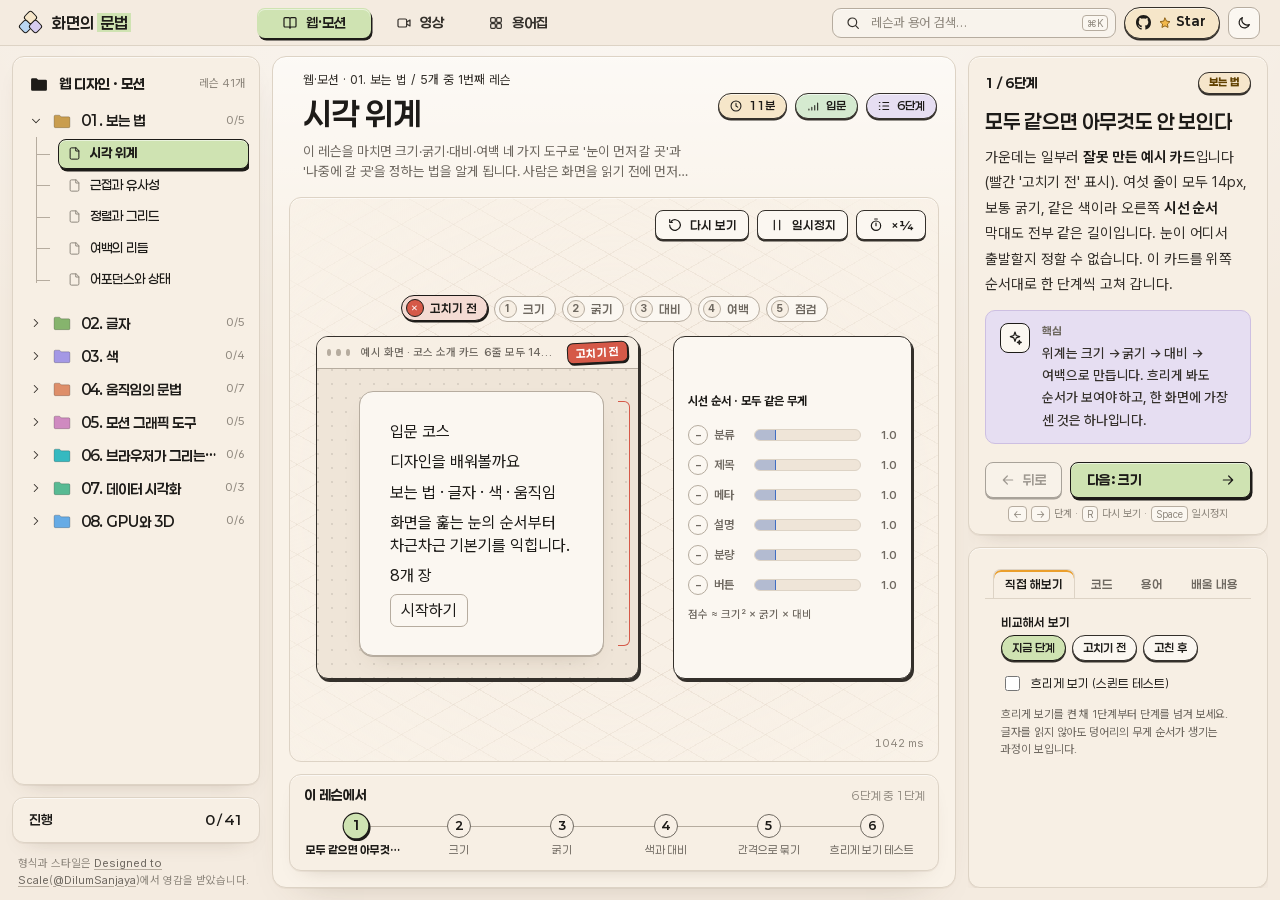
<file: index.html>
<!doctype html>
<html lang="ko">
<head>
<meta charset="utf-8">
<meta name="viewport" content="width=device-width, initial-scale=1, viewport-fit=cover">
<title>화면의 문법</title>
<meta name="description" content="웹 디자인과 모션의 핵심 원리를 움직이는 다이어그램으로 한 단계씩 배우는 인터랙티브 강의">
<link rel="icon" type="image/svg+xml" href="favicon.svg">
<link rel="preload" href="fonts/Paperlogy-4Regular.woff2" as="font" type="font/woff2" crossorigin>
<link rel="preload" href="fonts/PretendardVariable.woff2" as="font" type="font/woff2" crossorigin>
<script>try{if(JSON.parse(localStorage.getItem("hwamyeon-theme"))==="dark")document.documentElement.dataset.theme="dark"}catch(e){}</script>
<link rel="stylesheet" href="style.css?v=202611252350">
<link rel="stylesheet" href="lessons-look-type.css?v=202611252350">
<link rel="stylesheet" href="lessons-color-motion.css?v=202611252350">
<link rel="stylesheet" href="lessons-mograph.css?v=202611252350">
<link rel="stylesheet" href="lessons-camera2.css?v=202611252350">
<link rel="stylesheet" href="lessons-web.css?v=202611252350">
<link rel="stylesheet" href="lessons-data.css?v=202611252350">
<link rel="stylesheet" href="lessons-gpu.css?v=202611252350">
<link rel="stylesheet" href="lessons-video.css?v=202611252350">

</head>
<body>
<div class="window">
  <header class="topnav">
    <button class="icon-btn only-narrow" id="courseBtn" aria-controls="side" aria-label="코스 열기">
      <svg viewBox="0 0 24 24"><path d="M4 6h16M4 12h16M4 18h16"/></svg>
    </button>
    <a class="logo" href="#">
      <span class="logo__mark" aria-hidden="true"><i></i><i></i><i></i></span>
      <span class="logo__text">화면의 <mark>문법</mark></span>
    </a>
    <nav class="nav" aria-label="보기">
      <a class="nav__item" id="navWeb" href="#web" title="웹 디자인 · 모션" aria-label="웹 디자인 · 모션"><svg viewBox="0 0 24 24"><path d="M3 5.5A1.5 1.5 0 0 1 4.5 4H10a2 2 0 0 1 2 2v14a2 2 0 0 0-2-2H4.5A1.5 1.5 0 0 1 3 16.5zM21 5.5A1.5 1.5 0 0 0 19.5 4H14a2 2 0 0 0-2 2v14a2 2 0 0 1 2-2h5.5a1.5 1.5 0 0 0 1.5-1.5z"/></svg><span class="nav__label">웹·모션</span></a>
      <a class="nav__item" id="navVideo" href="#video" title="영상 촬영 · 편집" aria-label="영상 촬영 · 편집"><svg viewBox="0 0 24 24"><rect x="3" y="6" width="13" height="12" rx="2"/><path d="m16 10.5 5-3v9l-5-3"/></svg><span class="nav__label">영상</span></a>
      <a class="nav__item" id="navGloss" href="#glossary" title="용어집" aria-label="용어집">
        <svg viewBox="0 0 24 24"><rect x="4" y="4" width="7" height="7" rx="1.5"/><rect x="13" y="4" width="7" height="7" rx="1.5"/><rect x="4" y="13" width="7" height="7" rx="1.5"/><rect x="13" y="13" width="7" height="7" rx="1.5"/></svg><span class="nav__label">용어집</span></a>
    </nav>
    <div class="topnav__end">
      <label class="search">
        <svg viewBox="0 0 24 24"><circle cx="11" cy="11" r="6.5"/><path d="m16 16 4 4"/></svg>
        <input id="search" type="search" placeholder="레슨과 용어 검색…" autocomplete="off">
        <kbd>⌘K</kbd>
      </label>
      <a class="gh-star" id="ghStar" href="https://github.com/yeongbin-jo/screen-grammar" target="_blank" rel="noopener" aria-label="GitHub에서 스타 주기"><svg viewBox="0 0 16 16"><path d="M8 0C3.58 0 0 3.58 0 8c0 3.54 2.29 6.53 5.47 7.59.4.07.55-.17.55-.38 0-.19-.01-.82-.01-1.49-2.01.37-2.53-.49-2.69-.94-.09-.23-.48-.94-.82-1.13-.28-.15-.68-.52-.01-.53.63-.01 1.08.58 1.23.82.72 1.21 1.87.87 2.33.66.07-.52.28-.87.51-1.07-1.78-.2-3.64-.89-3.64-3.95 0-.87.31-1.59.82-2.15-.08-.2-.36-1.02.08-2.12 0 0 .67-.21 2.2.82.64-.18 1.32-.27 2-.27.68 0 1.36.09 2 .27 1.53-1.04 2.2-.82 2.2-.82.44 1.1.16 1.92.08 2.12.51.56.82 1.27.82 2.15 0 3.07-1.87 3.75-3.65 3.95.29.25.54.73.54 1.48 0 1.07-.01 1.93-.01 2.2 0 .21.15.46.55.38A8.013 8.013 0 0 0 16 8c0-4.42-3.58-8-8-8z"/></svg><span class="gh-star__label"><svg class="gh-star__star" viewBox="0 0 24 24"><path d="m12 3.5 2.6 5.3 5.9.9-4.3 4.1 1 5.8-5.2-2.7-5.2 2.7 1-5.8-4.3-4.1 5.9-.9z"/></svg>Star</span><b class="gh-star__count num" id="ghCount" hidden></b></a>
      <button class="icon-btn" id="themeBtn" aria-label="다크 모드 전환">
        <svg class="ti ti-moon" viewBox="0 0 24 24"><path d="M20 14.5A8 8 0 0 1 9.5 4a8 8 0 1 0 10.5 10.5z"/></svg>
        <svg class="ti ti-sun" viewBox="0 0 24 24"><circle cx="12" cy="12" r="4"/><path d="M12 2.5v2M12 19.5v2M2.5 12h2M19.5 12h2M5.3 5.3l1.4 1.4M17.3 17.3l1.4 1.4M5.3 18.7l1.4-1.4M17.3 6.7l1.4-1.4"/></svg>
      </button>
    </div>
  </header>

  <div class="layout">
    <aside class="side" id="side">
      <section class="card course">
        <div class="course__head">
          <svg class="folder folder--ink" viewBox="0 0 24 24"><path d="M2.5 6.5A1.5 1.5 0 0 1 4 5h5l2 2h9a1.5 1.5 0 0 1 1.5 1.5v10A1.5 1.5 0 0 1 20 20H4a1.5 1.5 0 0 1-1.5-1.5z"/></svg>
          <b id="trackName">코스</b><span class="muted" id="lessonCount"></span>
        </div>
        <nav id="tree" aria-label="코스 목차"></nav>
      </section>
      <p class="credit">형식과 스타일은 <a href="https://designed-to-scale.vercel.app/" target="_blank" rel="noopener">Designed to Scale</a>(<a href="https://x.com/DilumSanjaya" target="_blank" rel="noopener">@DilumSanjaya</a>)에서 영감을 받았습니다.</p>
      <section class="card progress">
        <span>진행</span><span id="progressText" class="num"></span><i class="progress__bar" id="progressBar"></i>
      </section>
    </aside>
    <div class="scrim" id="scrim" hidden></div>

    <main class="sheet" id="sheet">
      <div id="lessonView">
        <header class="lesson-head">
          <div class="lesson-head__main">
            <p class="crumb" id="crumb"></p>
            <h1 class="title" id="title"></h1>
            <p class="subtitle" id="lede"></p>
          </div>
          <div class="tags" id="tags"></div>
        </header>

        <section class="stage-card">
          <div class="stage-tools">
            <button class="tool" id="replayBtn"><svg viewBox="0 0 24 24"><path d="M4 12a8 8 0 1 0 2.4-5.7M4 4v4h4"/></svg>다시 보기</button>
            <button class="tool" id="playBtn"><svg viewBox="0 0 24 24" id="playIcon"><path d="M8 5v14M16 5v14"/></svg><span id="playLabel">일시정지</span></button>
            <button class="tool" id="slowBtn" aria-pressed="false"><svg viewBox="0 0 24 24"><circle cx="12" cy="13" r="7"/><path d="M12 13V9M10 3h4"/></svg>×¼</button>
          </div>
          <div class="stage" id="stage"></div>
          <div class="stage-foot"><span id="tTime" class="num">0 ms</span></div>
        </section>

        <section class="card timeline">
          <div class="timeline__head"><b>이 레슨에서</b><span class="muted" id="tlCount"></span></div>
          <ol class="timeline__steps" id="steps"></ol>
        </section>
      </div>

      <div id="glossView" hidden>
        <header class="lesson-head">
          <div class="lesson-head__main">
            <p class="crumb">용어집</p>
            <h1 class="title">업계 용어 한눈에</h1>
            <p class="subtitle">모든 레슨의 용어를 장별로 모았습니다. 용어를 누르면 그 레슨으로 이동합니다.</p>
          </div>
        </header>
        <div id="gloss" class="gloss"></div>
      </div>
    </main>

    <aside class="rail" id="rail">
      <section class="card guide">
        <div class="guide__meta"><span class="num" id="stepNo"></span><span class="chapter" id="chapterChip"></span></div>
        <div class="guide__content" id="guide">
          <h2 class="guide__title" id="stepTitle"></h2>
          <div class="guide__body"><p id="stepText"></p></div>
          <div class="callout" id="callout" hidden>
            <span class="callout__icon"><svg viewBox="0 0 24 24"><path d="M12 3l1.8 5.2L19 10l-5.2 1.8L12 17l-1.8-5.2L5 10l5.2-1.8zM18.5 15.5l.8 2.2 2.2.8-2.2.8-.8 2.2-.8-2.2-2.2-.8 2.2-.8z"/></svg></span>
            <div><p class="callout__label">핵심</p><p id="calloutText"></p></div>
          </div>
        </div>
        <div class="guide__nav">
          <button class="btn-ghost" id="prevBtn"><svg viewBox="0 0 24 24"><path d="M19 12H5m6-6-6 6 6 6"/></svg>뒤로</button>
          <button class="btn-pop btn-next" id="nextBtn"><span id="nextLabel">다음</span><svg viewBox="0 0 24 24"><path d="M5 12h14m-6-6 6 6-6 6"/></svg></button>
        </div>
        <p class="keys-hint"><kbd>←</kbd><kbd>→</kbd> 단계 · <kbd>R</kbd> 다시 보기 · <kbd>Space</kbd> 일시정지</p>
      </section>

      <section class="card panel" id="panel">
        <div class="tabs" role="tablist" aria-label="레슨 도구">
          <button class="tab" role="tab" data-pane="playWrap">직접 해보기</button>
          <button class="tab" role="tab" data-pane="codeWrap">코드</button>
          <button class="tab" role="tab" data-pane="termsWrap">용어</button>
          <button class="tab" role="tab" data-pane="goalsWrap">배울 내용</button>
        </div>
        <div class="panes">
          <div class="pane" id="playWrap" role="tabpanel"><div id="controls" class="controls"></div></div>
          <div class="pane" id="codeWrap" role="tabpanel"><div class="eyebrow" id="codeTitle">코드</div><pre id="code"></pre></div>
          <div class="pane terms" id="termsWrap" role="tabpanel"><dl id="terms"></dl></div>
          <div class="pane goals" id="goalsWrap" role="tabpanel"><ul id="goals"></ul></div>
        </div>
      </section>
    </aside>
  </div>
</div>

<script src="lib.js?v=202611252350"></script>
<script src="art.js?v=202611252350"></script>
<script src="lessons-design.js?v=202611252350"></script>
<script src="lessons-motion.js?v=202611252350"></script>
<script src="lessons-camera.js?v=202611252350"></script>
<script src="lessons-render.js?v=202611252350"></script>
<script src="lessons-look-type.js?v=202611252350"></script>
<script src="lessons-color-motion.js?v=202611252350"></script>
<script src="lessons-mograph.js?v=202611252350"></script>
<script src="lessons-camera2.js?v=202611252350"></script>
<script src="lessons-web.js?v=202611252350"></script>
<script src="lessons-data.js?v=202611252350"></script>
<script src="lessons-gpu.js?v=202611252350"></script>
<script src="lessons-video.js?v=202611252350"></script>
<script src="app.js?v=202611252350"></script>
</body>
</html>
</file>
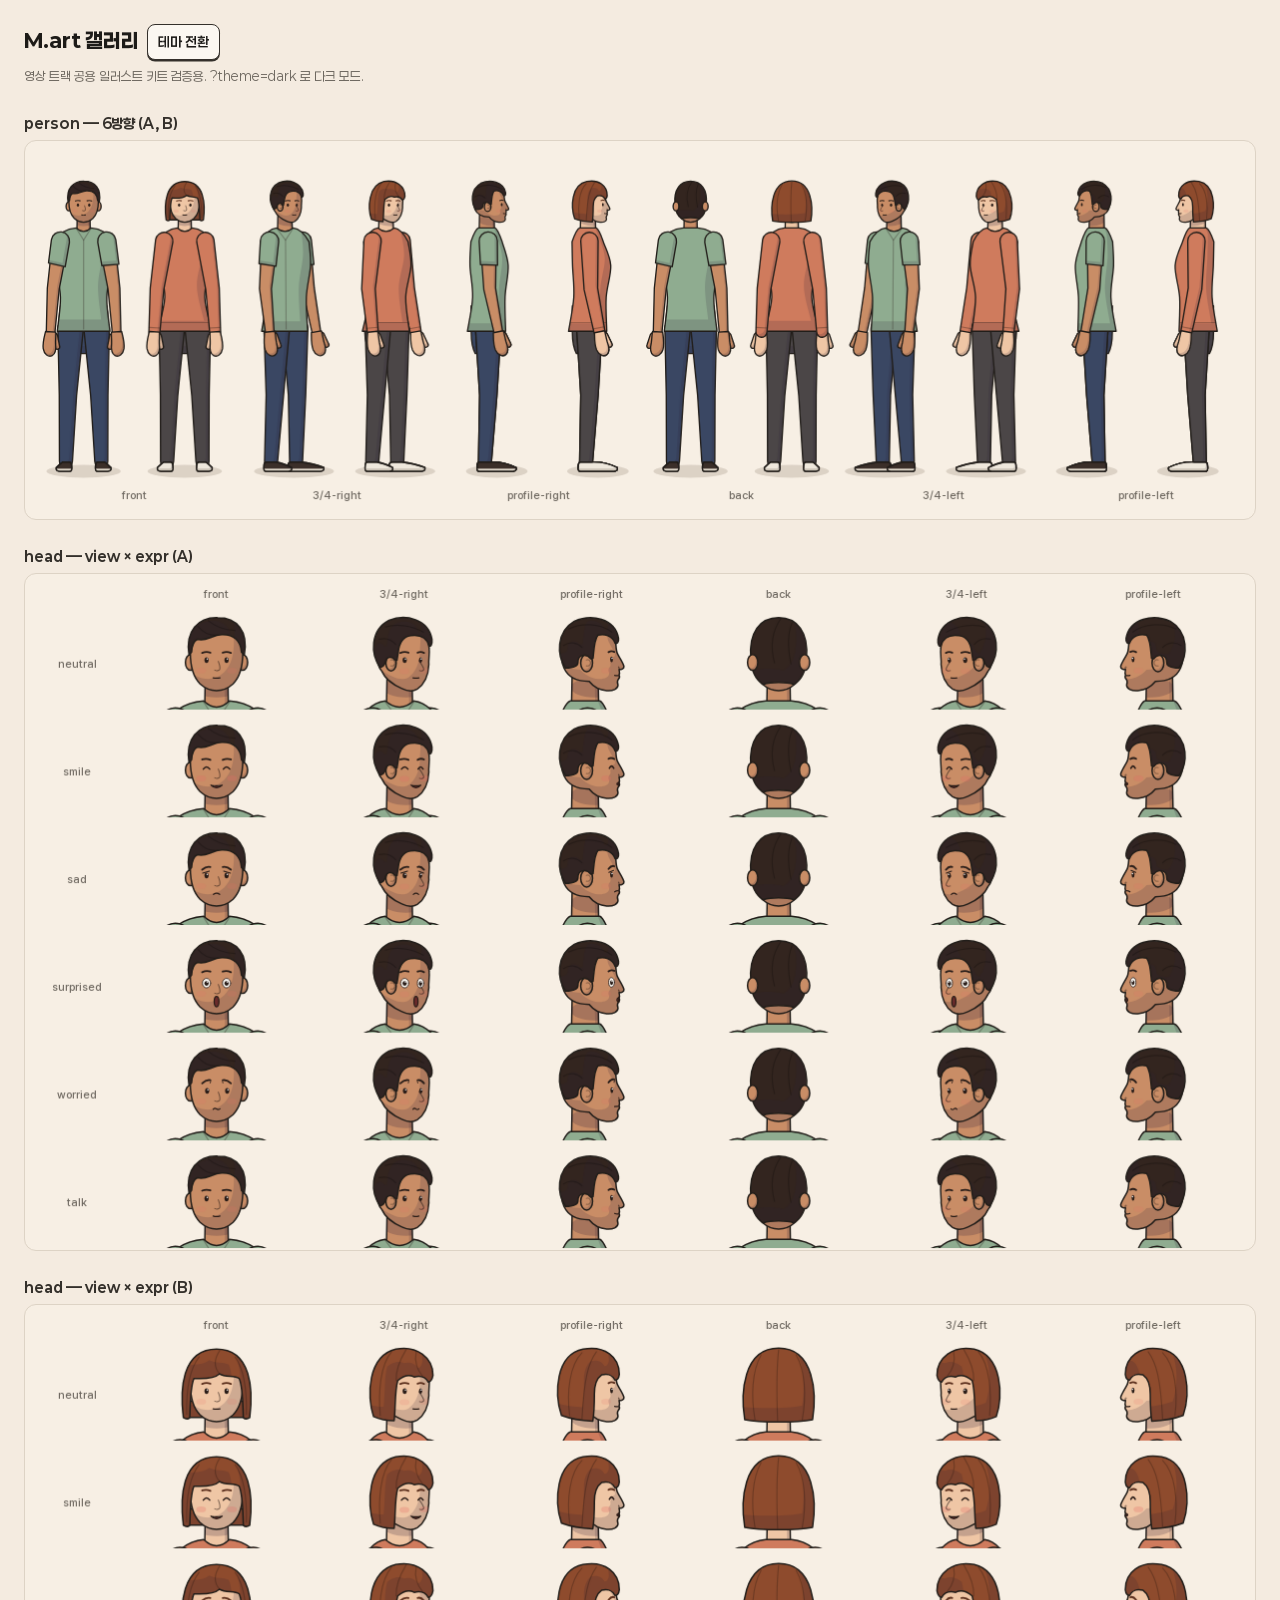
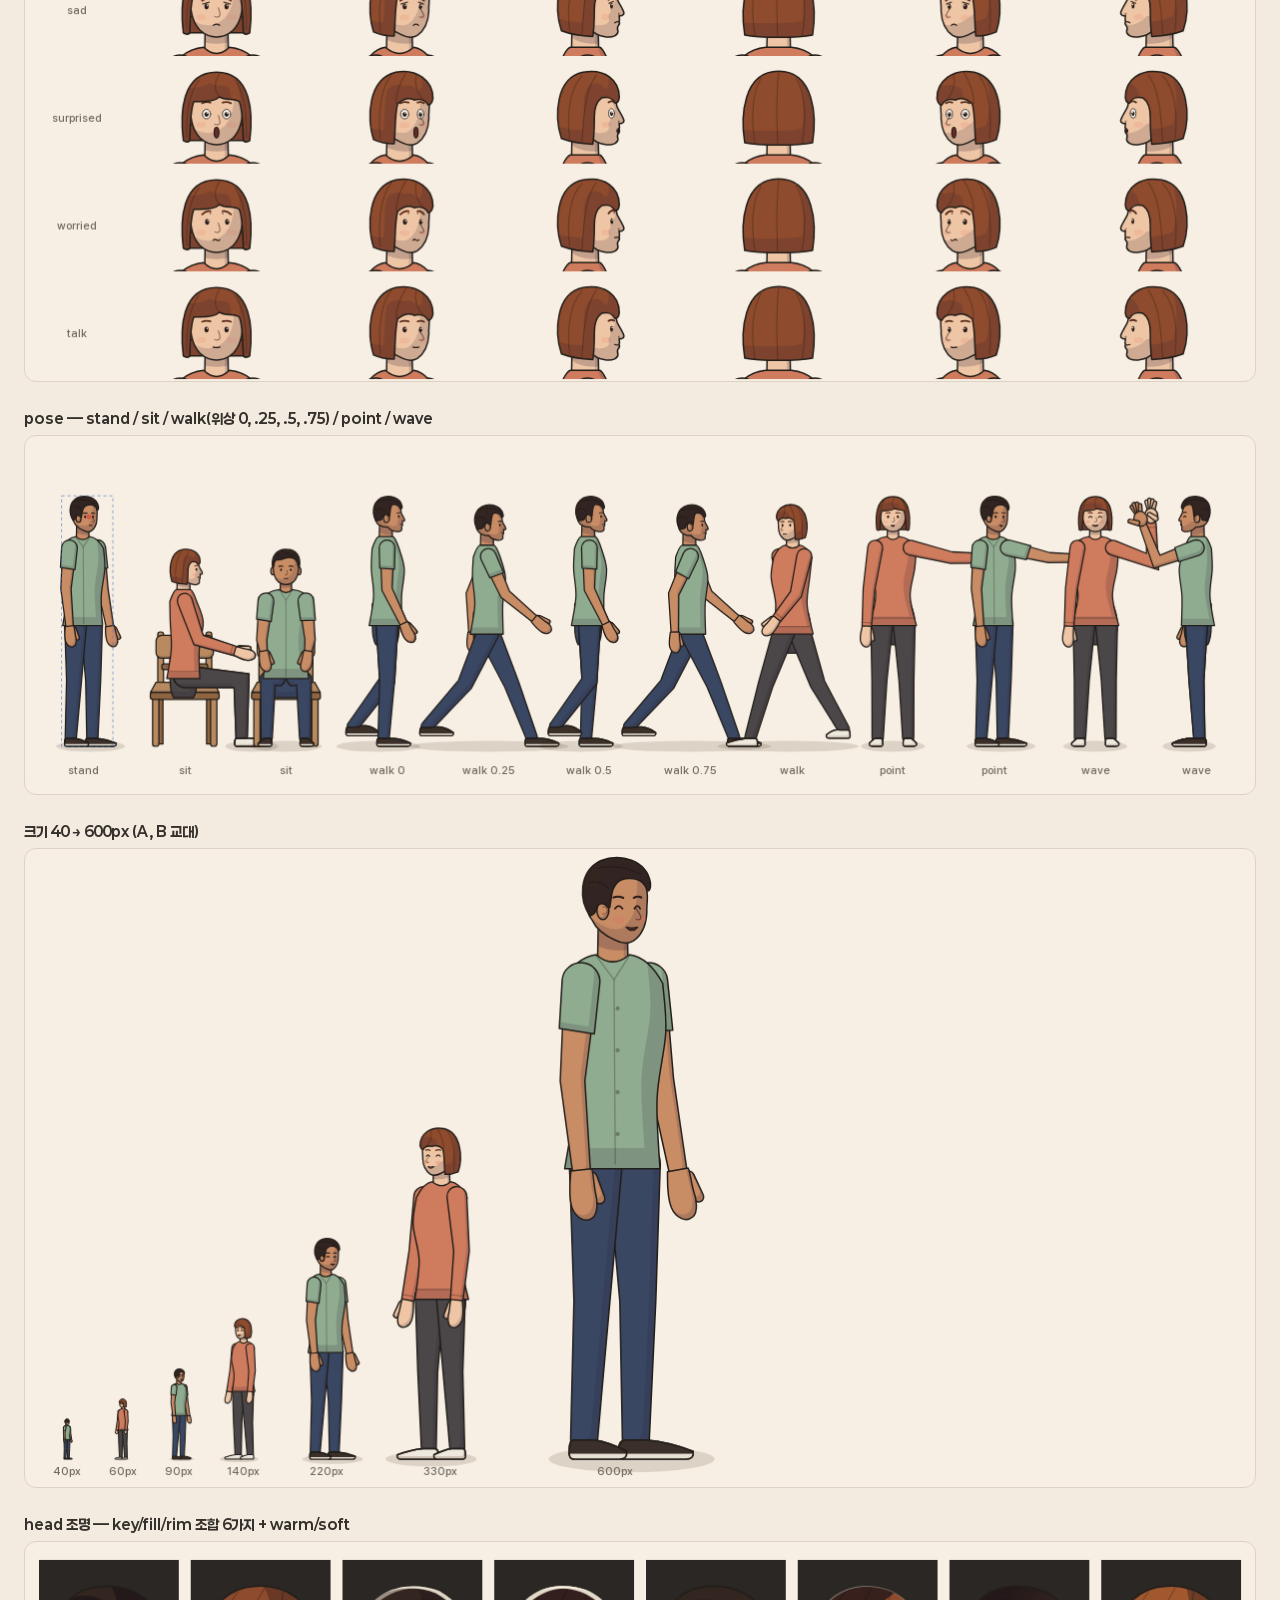
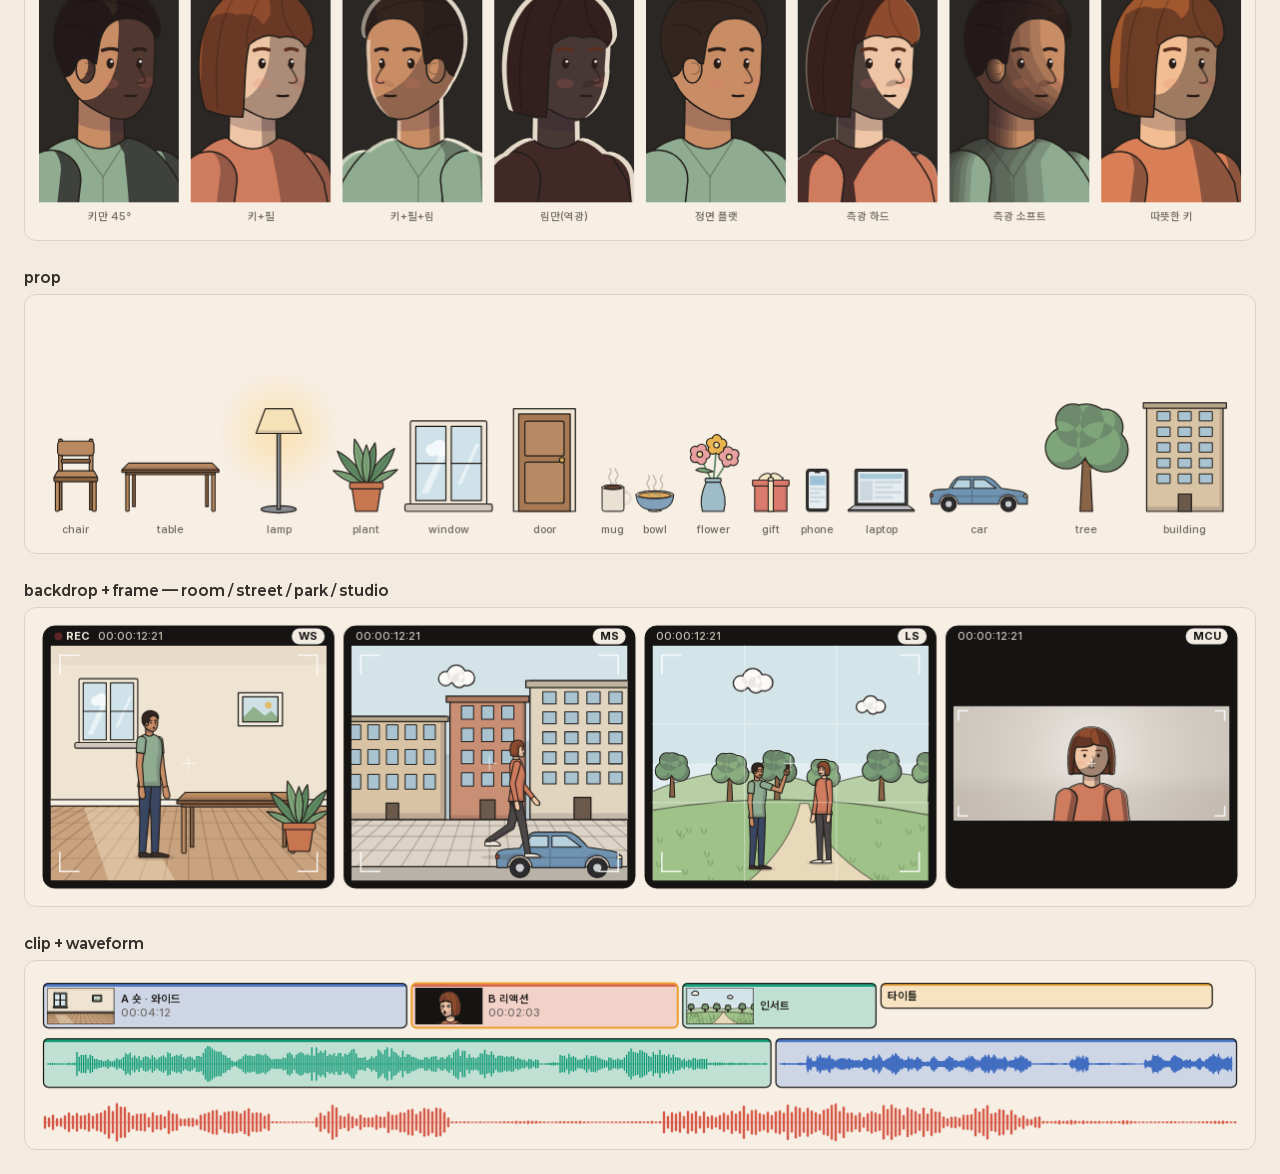
<file: art.html>
<!doctype html>
<html lang="ko">
<head>
<meta charset="utf-8">
<meta name="viewport" content="width=device-width, initial-scale=1">
<title>M.art 갤러리</title>
<link rel="stylesheet" href="style.css">
<style>
  body { background: var(--bg); color: var(--ink); padding: 24px; overflow: auto; height: auto; }
  html { height: auto; overflow: auto; }
  h1 { font: 800 20px var(--display); margin: 0 0 4px; }
  h2 { font: 700 14px var(--f); margin: 28px 0 8px; color: var(--ink2); }
  p.note { color: var(--muted); margin: 0 0 12px; font-size: 12.5px; }
  .bar { display: flex; gap: 8px; align-items: center; margin-bottom: 8px; }
  canvas.g { display: block; width: 100%; background: var(--card); border: 1px solid var(--line); border-radius: 12px; }
</style>
</head>
<body>
<div class="bar"><h1>M.art 갤러리</h1><button class="btn-ghost" id="tg" style="padding:4px 10px">테마 전환</button></div>
<p class="note">영상 트랙 공용 일러스트 키트 검증용. ?theme=dark 로 다크 모드.</p>
<div id="root"></div>
<script src="lib.js"></script>
<script src="art.js"></script>
<script>
(() => {
  const q = new URLSearchParams(location.search);
  if (q.get("theme")) document.documentElement.dataset.theme = q.get("theme");
  document.getElementById("tg").onclick = () => { const d = document.documentElement; d.dataset.theme = d.dataset.theme === "dark" ? "light" : "dark"; M.resetCols(); };
  const root = document.getElementById("root");
  const secs = [];
  const sec = (title, h, draw, id) => {
    root.append(M.el("h2", {}, title));
    const cv = M.el("canvas", { class: "g", id: id || "" }); cv.style.height = h + "px"; root.append(cv);
    secs.push({ cv, draw });
  };
  const VIEWS = ["front", "three-quarter-right", "profile-right", "back", "three-quarter-left", "profile-left"];
  const EXPRS = ["neutral", "smile", "sad", "surprised", "worried", "talk"];
  const lab = (x, s, px, py, o = {}) => M.text(x, s, px, py, { size: 11, align: "center", color: M.col().muted, mono: true, ...o });

  sec("person — 6방향 (A, B)", 380, (x, w, h, t) => {
    const n = 12, cw = w / n;
    VIEWS.forEach((v, i) => ["A", "B"].forEach((who, j) => {
      const cx = cw * (i * 2 + j + 0.5);
      M.art.person(x, { cx, cy: h - 40, h: 290, who, view: v });
      if (j === 0) lab(x, v.replace("three-quarter", "3/4"), cx + cw / 2, h - 12);
    }));
  }, "s-views");

  for (const who of ["A", "B"]) sec(`head — view × expr (${who})`, 6 * 108 + 30, (x, w, h, t) => {
    const cw = (w - 90) / 6, rh = 108;
    EXPRS.forEach((e, r) => {
      lab(x, e, 44, 30 + r * rh + 56);
      VIEWS.forEach((v, i) => {
        x.save(); x.beginPath(); x.rect(90 + cw * i + 4, 26 + r * rh, cw - 8, rh - 6); x.clip();
        M.art.head(x, { cx: 90 + cw * (i + 0.5), cy: 30 + r * rh + 46, r: 34, who, view: v, expr: e, mouth: e === "talk" ? 0.5 + 0.5 * Math.sin(t / 90) : undefined });
        x.restore();
      });
    });
    VIEWS.forEach((v, i) => lab(x, v.replace("three-quarter", "3/4"), 90 + cw * (i + 0.5), 16));
  }, "s-head-" + who);

  sec("pose — stand / sit / walk(위상 0, .25, .5, .75) / point / wave", 360, (x, w, h, t) => {
    const items = [
      ["A", "stand", "three-quarter-right"], ["B", "sit", "profile-right"], ["A", "sit", "front"],
      ["A", "walk", "profile-right", 0], ["A", "walk", "profile-right", 0.25], ["A", "walk", "profile-right", 0.5], ["A", "walk", "profile-right", 0.75],
      ["B", "walk", "three-quarter-left", (t / 1100) % 1], ["B", "point", "front"], ["A", "point", "three-quarter-right"], ["B", "wave", "front", (t / 1000) % 1], ["A", "wave", "profile-left", 0.3],
    ];
    const cw = w / items.length;
    items.forEach(([who, pose, view, phase], i) => {
      const cx = cw * (i + 0.5), cy = h - 40;
      if (pose === "sit") {
        M.art.prop(x, "chair", { cx, cy, s: 250 * 0.46 });
      }
      const r = M.art.person(x, { cx, cy, h: 250, who, view, pose, phase, expr: pose === "wave" ? "smile" : pose === "point" ? "talk" : "neutral" });
      if (i === 0) { x.strokeStyle = M.alpha(M.col().a, 0.6); x.setLineDash([3, 3]); x.strokeRect(r.bounds.x, r.bounds.y, r.bounds.w, r.bounds.h); x.setLineDash([]); M.dot(x, r.eyes.x, r.eyes.y, 2.5, M.col().b); }
      lab(x, pose + (phase != null && pose === "walk" && i < 7 ? " " + phase : ""), cx, h - 12);
    });
  }, "s-pose");

  sec("크기 40 → 600px (A, B 교대)", 640, (x, w, h, t) => {
    const hs = [40, 60, 90, 140, 220, 330, 600]; let px = 20;
    hs.forEach((H, i) => {
      const cx = px + Math.max(H * 0.16, 14);
      M.art.person(x, { cx, cy: h - 20, h: H, who: i % 2 ? "B" : "A", view: i % 2 ? "three-quarter-left" : "three-quarter-right", expr: "smile" });
      lab(x, H + "px", cx, h - 4);
      px += Math.max(H * 0.32, 30) + 26;
    });
  }, "s-size");

  sec("head 조명 — key/fill/rim 조합 6가지 + warm/soft", 300, (x, w, h, t) => {
    const L = [
      ["키만 45°", { dx: -0.75, dy: -0.4, key: 1, fill: 0, rim: 0 }],
      ["키+필", { dx: -0.75, dy: -0.4, key: 1, fill: 0.5, rim: 0 }],
      ["키+필+림", { dx: -0.75, dy: -0.4, key: 1, fill: 0.5, rim: 1 }],
      ["림만(역광)", { dx: 0, dy: -1, key: 0, fill: 0.08, rim: 1.2 }],
      ["정면 플랫", { dx: 0, dy: 0, key: 1, fill: 0.8, rim: 0 }],
      ["측광 하드", { dx: 1, dy: 0, key: 1, fill: 0.05, rim: 0.4 }],
      ["측광 소프트", { dx: 1, dy: -0.2, key: 1, fill: 0.15, rim: 0, soft: 1 }],
      ["따뜻한 키", { dx: -0.6, dy: -0.5, key: 1, fill: 0.35, warm: 0.8 }],
    ];
    const cw = w / L.length;
    L.forEach(([name, light], i) => {
      const cx = cw * (i + 0.5);
      x.fillStyle = "#2a2724"; x.fillRect(cx - cw / 2 + 6, 10, cw - 12, h - 40);
      x.save(); x.beginPath(); x.rect(cx - cw / 2 + 6, 10, cw - 12, h - 40); x.clip();
      M.art.head(x, { cx, cy: 110, r: 62, who: i % 2 ? "B" : "A", view: i === 2 ? "three-quarter-left" : "three-quarter-right", light });
      x.restore();
      lab(x, name, cx, h - 12, { mono: false });
    });
  }, "s-light");

  sec("prop", 260, (x, w, h, t) => {
    const K = ["chair", "table", "lamp", "plant", "window", "door", "mug", "bowl", "flower", "gift", "phone", "laptop", "car", "tree", "building"];
    const sz = { chair: 120, table: 80, lamp: 170, plant: 120, window: 150, door: 170, mug: 50, bowl: 50, flower: 110, gift: 70, phone: 70, laptop: 70, car: 60, tree: 170, building: 180 };
    const wid = { table: 2.2, car: 2.9, laptop: 1.7, building: 0.8, bowl: 1.3 };
    const tot = K.reduce((s, k) => s + sz[k] * (wid[k] || 0.9) + 14, 0), f = Math.min(1, (w - 20) / tot);
    let px = 10;
    K.forEach((k) => {
      const s = sz[k] * f, ww = s * (wid[k] || 0.9), cx = px + ww / 2;
      M.art.prop(x, k, { cx, cy: h - 34, s, time: t, steam: true });
      lab(x, k, cx, h - 12); px += ww + 14 * f;
    });
  }, "s-prop");

  sec("backdrop + frame — room / street / park / studio", 300, (x, w, h, t) => {
    const K = ["room", "street", "park", "studio"], cw = (w - 50) / 4;
    K.forEach((k, i) => {
      const fx = 10 + i * (cw + 10);
      M.art.frame(x, { x: fx, y: 10, w: cw, h: h - 20, label: ["WS", "MS", "LS", "MCU"][i], rec: i === 0, time: t, thirds: i === 2, aspect: i === 3 ? 2.39 : undefined, draw: (x, r) => {
        M.art.backdrop(x, k, { ...r, time: t });
        const flo = r.y + r.h * (k === "room" ? 0.9 : k === "street" ? 0.9 : k === "park" ? 0.95 : 0.85);
        if (k === "room") { M.art.prop(x, "table", { cx: r.x + r.w * 0.68, cy: flo - 4, s: r.h * 0.26 }); M.art.prop(x, "plant", { cx: r.x + r.w * 0.9, cy: flo - 6, s: r.h * 0.3 }); M.art.person(x, { cx: r.x + r.w * 0.36, cy: flo, h: r.h * 0.62, who: "A", view: "three-quarter-right", expr: "talk", mouth: 0.5 + 0.5 * Math.sin(t / 100) }); }
        if (k === "street") { M.art.prop(x, "car", { cx: r.x + r.w * 0.75, cy: r.y + r.h * 0.985, s: r.h * 0.2 }); M.art.person(x, { cx: r.x + ((r.w * 0.2 + t * 0.03) % r.w), cy: flo, h: r.h * 0.5, who: "B", view: "profile-right", pose: "walk", phase: (t / 1000) % 1 }); }
        if (k === "park") { M.art.person(x, { cx: r.x + r.w * 0.38, cy: flo, h: r.h * 0.45, who: "A", view: "three-quarter-right", pose: "wave", phase: (t / 900) % 1, expr: "smile" }); M.art.person(x, { cx: r.x + r.w * 0.62, cy: flo - 6, h: r.h * 0.43, who: "B", view: "three-quarter-left", expr: "smile" }); }
        if (k === "studio") M.art.head(x, { cx: r.x + r.w * 0.5, cy: r.y + r.h * 0.42, r: r.h * 0.2, who: "B", view: "front", expr: "neutral", light: { dx: -0.7, dy: -0.4, key: 1, fill: 0.4, rim: 0.6 } });
      } });
    });
  }, "s-bd");

  sec("clip + waveform", 190, (x, w, h, t) => {
    const c = M.col();
    const thumb = (k) => (x, r) => { M.art.backdrop(x, k, r); };
    M.art.clip(x, { x: 10, y: 14, w: w * 0.3, h: 46, color: c.a, label: "A 숏 · 와이드", sub: "00:04:12", thumb: thumb("room") });
    M.art.clip(x, { x: 14 + w * 0.3, y: 14, w: w * 0.22, h: 46, color: c.b, label: "B 리액션", sub: "00:02:03", thumb: (x, r) => M.art.head(x, { cx: r.x + r.w / 2, cy: r.y + r.h * 0.48, r: r.h * 0.32, who: "B", view: "three-quarter-left", expr: "surprised" }), selected: true });
    M.art.clip(x, { x: 18 + w * 0.52, y: 14, w: w * 0.16, h: 46, color: c.c, label: "인서트", thumb: thumb("park") });
    M.art.clip(x, { x: 22 + w * 0.68, y: 14, w: w * 0.3 - 32, h: 26, color: c.key, label: "타이틀" });
    M.art.clip(x, { x: 10, y: 70, w: w * 0.6, h: 50, color: c.c, label: "" });
    M.art.waveform(x, { x: 14, y: 76, w: w * 0.6 - 8, h: 40, seed: 3, color: c.c });
    M.art.clip(x, { x: 14 + w * 0.6, y: 70, w: w * 0.4 - 24, h: 50, color: c.a, label: "" });
    M.art.waveform(x, { x: 18 + w * 0.6, y: 76, w: w * 0.4 - 32, h: 40, seed: 7, density: 1.2, gain: 0.7, color: c.a });
    M.art.waveform(x, { x: 10, y: 132, w: w - 20, h: 46, seed: 11, density: 0.25, color: c.b });
  }, "s-clip");

  const loop = (t) => {
    for (const s of secs) { const { x, w, h } = M.fit(s.cv); s.draw(x, w, h, t); }
    if (!window.__still) requestAnimationFrame(loop);
  };
  requestAnimationFrame(loop);
})();
</script>
</body>
</html>
</file>
<file: style.css>
/* 구조: 상단 내비 + [코스 트리 | 레슨 시트 | 가이드 레일] 3단 앱.
   스타일: 종이색 바탕, 모노스페이스 단일 서체, 진한 테두리 + 딱딱한 오프셋 그림자의 '팝' 버튼, 아이소메트릭 격자 무대. */
@font-face { font-family: "Pretendard Variable"; src: url("fonts/PretendardVariable.woff2") format("woff2-variations"); font-weight: 45 920; font-display: swap; }
@font-face { font-family: "Inter"; src: url("fonts/InterVariable.woff2") format("woff2"); font-weight: 100 900; font-display: swap;
  unicode-range: U+0000-007F, U+00A0-00FF, U+0131, U+0152-0153, U+02BB-02BC, U+02C6, U+02DA, U+02DC, U+2000-206F, U+2074, U+20AC, U+2122, U+2191, U+2193, U+2212, U+2215, U+FEFF, U+FFFD; }
@font-face { font-family: "Paperlogy"; src: url("fonts/Paperlogy-4Regular.woff2") format("woff2"); font-weight: 400; font-display: swap; }
@font-face { font-family: "Paperlogy"; src: url("fonts/Paperlogy-5Medium.woff2") format("woff2"); font-weight: 500; font-display: swap; }
@font-face { font-family: "Paperlogy"; src: url("fonts/Paperlogy-6SemiBold.woff2") format("woff2"); font-weight: 600; font-display: swap; }
@font-face { font-family: "Paperlogy"; src: url("fonts/Paperlogy-7Bold.woff2") format("woff2"); font-weight: 700; font-display: swap; }
@font-face { font-family: "Paperlogy"; src: url("fonts/Paperlogy-8ExtraBold.woff2") format("woff2"); font-weight: 800; font-display: swap; }
:root {
  --bg: #f4ebe0;
  --sheet: #f9f2e8;
  --card: #f7efe4;
  --card2: #f8f0e6;
  --raised: #fbf7f1;
  --ink: #1d1b18;
  --ink2: #34302b;
  --muted: #6f6961;
  --faint: #8f887e;
  --line: #ddd3c5;
  --line2: #b6ac9f;
  --code: #f1e8db;
  --pop: #cfe3b2;
  --pop-ink: #1d1b18;
  --hard: #1d1b18;
  --sand: #f6e6c9;
  --mint: #d5ead0;
  --lilac: #e6def2;
  --lilac-line: #cdbfe2;
  --grid: rgba(120, 92, 55, 0.09);
  --hi: rgba(255, 255, 255, 0.6);
  --soft: rgba(80, 60, 35, 0.35);

  /* 캔버스 다이어그램 색 */
  --a: #426ec2; --b: #d55948; --c: #089772; --key: #eb9f2c;
  --ch0: #c99d4e; --ch0-bg: #f6e6cb; --ch0-fg: #614100; --ch1: #86b46d; --ch1-bg: #ddeed4; --ch1-fg: #31521c; --ch2: #a498e5; --ch2-bg: #e7e4ff; --ch2-fg: #483e74; --ch3: #de8e69; --ch3-bg: #ffe0d2; --ch3-fg: #6e351a; --ch4: #cf8ac0; --ch4-bg: #fadef3; --ch4-fg: #65335b; --ch5: #35b9c0; --ch5-bg: #caf1f2; --ch5-fg: #00555b; --ch6: #58ba93; --ch6-bg: #d0f1e1; --ch6-fg: #00563b; --ch7: #66abe5; --ch7-bg: #d3ebff; --ch7-fg: #114b75; --ch8: #e18881; --ch8-bg: #ffdedb; --ch8-fg: #70312e; --ch9: #43b4d4; --ch9-bg: #cceffb; --ch9-fg: #005269; --ch10: #af95df; --ch10-bg: #ece2ff; --ch10-fg: #4f3b71;
  --surface: #fbf7f1;
  --sunk: #efe5d8;

  /* 글꼴 역할: 화면의 목소리 = Paperlogy, 정중한 정보 글 = Inter + Pretendard */
  --f: "Paperlogy", "Pretendard Variable", -apple-system, BlinkMacSystemFont, "Apple SD Gothic Neo", sans-serif;
  --display: "Paperlogy", "Pretendard Variable", sans-serif;
  --formal: "Inter", "Pretendard Variable", -apple-system, BlinkMacSystemFont, "Apple SD Gothic Neo", "Noto Sans KR", sans-serif;
  --read: "Pretendard Variable", -apple-system, BlinkMacSystemFont, "Apple SD Gothic Neo", "Noto Sans KR", sans-serif;
  --mono: SFMono-Regular, Menlo, Monaco, Consolas, "Pretendard Variable", monospace;
}
:root[data-theme="dark"] {
  --bg: #171512; --sheet: #1e1b17; --card: #221f1b; --card2: #24211c; --raised: #2a2621;
  --ink: #f1e9de; --ink2: #ddd3c5; --muted: #a69d91; --faint: #8c8276; --line: #3a342d; --line2: #5c5346;
  --code: #2d2924; --pop: #3e5a2e; --pop-ink: #eef7e4; --hard: #000; --sand: #4a3b22; --mint: #2c4128; --lilac: #2f2840; --lilac-line: #4a3f63;
  --grid: rgba(255, 230, 190, 0.05); --hi: rgba(255, 240, 220, 0.06); --soft: rgba(0, 0, 0, 0.6);
  --a: #84aefa; --b: #f28979; --c: #61c8a4; --key: #f5b75b;
    --ch0: #bf9752; --ch0-bg: #3f3017; --ch0-fg: #f0d3a3; --ch1: #83ad6d; --ch1-bg: #293820; --ch1-fg: #c4e2b4; --ch2: #9d94d9; --ch2-bg: #322f48; --ch2-fg: #d6d0ff; --ch3: #d28a69; --ch3-bg: #462b1f; --ch3-fg: #ffcab2; --ch4: #c586b7; --ch4-bg: #412a3c; --ch4-fg: #f6c7ea; --ch5: #40b1b7; --ch5-bg: #103a3c; --ch5-fg: #a0e6ea; --ch6: #5cb28f; --ch6-bg: #1a3a2d; --ch6-fg: #ace7cc; --ch7: #67a5d9; --ch7-bg: #1e3548; --ch7-fg: #b1ddff; --ch8: #d6857f; --ch8-bg: #472a27; --ch8-fg: #ffc6c0; --ch9: #4aadc9; --ch9-bg: #143843; --ch9-fg: #a3e3f8; --ch10: #a890d4; --ch10-bg: #362e46; --ch10-fg: #deceff;
    --surface: #2a2621; --sunk: #1a1814;
  color-scheme: dark;
}

* { box-sizing: border-box; }
[hidden] { display: none !important; }
html, body { margin: 0; height: 100%; }
body { background: var(--bg); color: var(--ink); font: 400 13.5px/1.5 var(--f); -webkit-font-smoothing: antialiased; word-break: keep-all; }
button, input { font: inherit; color: inherit; }
a { color: inherit; }
svg { width: 16px; height: 16px; fill: none; stroke: currentColor; stroke-width: 1.8; stroke-linecap: round; stroke-linejoin: round; flex: none; }
:focus-visible { outline: 2px solid var(--c); outline-offset: 2px; }
.muted { color: var(--faint); }
.num { font-variant-numeric: tabular-nums; }
kbd { font: 10px/14px var(--mono); color: var(--faint); background: var(--raised); border: 1px solid var(--line2); border-radius: 4px; padding: 0 4px; }

.window { min-height: 100%; display: flex; flex-direction: column; background: radial-gradient(120% 80% at 50% 0%, var(--hi), transparent 60%), var(--bg); }

/* ---------- 공용 버튼 ---------- */
.btn-pop {
  display: inline-flex; align-items: center; gap: 8px; height: 36px; padding: 0 14px 0 16px; cursor: pointer;
  background: var(--pop); color: var(--pop-ink); font-weight: 700; border: 1px solid var(--hard); border-radius: 8px;
  box-shadow: inset 0 1px 0 rgba(255,255,255,.55), 1.5px 2.5px 0 var(--hard);
  transition: transform .08s, box-shadow .08s;
}
.btn-pop:hover { transform: translate(-0.5px, -0.5px); box-shadow: inset 0 1px 0 rgba(255,255,255,.55), 2px 3px 0 var(--hard); }
.btn-pop:active { transform: translate(1px, 1.5px); box-shadow: inset 0 1px 0 rgba(255,255,255,.55), 0.5px 1px 0 var(--hard); }
.btn-ghost, .tool {
  display: inline-flex; align-items: center; gap: 7px; height: 36px; padding: 0 14px; cursor: pointer; font-weight: 600;
  background: var(--raised); border: 1px solid var(--ink2); border-radius: 8px; box-shadow: 0 1.5px 0 var(--ink2);
}
.btn-ghost:active, .tool:active { transform: translateY(1px); box-shadow: 0 0.5px 0 var(--ink2); }
.btn-ghost:disabled { opacity: .4; cursor: default; transform: none; }
.tool { height: 30px; padding: 0 11px; font-size: 12px; }
.tool[aria-pressed="true"] { background: var(--pop); color: var(--pop-ink); }
.icon-btn { width: 32px; height: 32px; display: grid; place-items: center; border: 1px solid var(--line2); border-radius: 9px; background: var(--raised); cursor: pointer; box-shadow: inset 0 1px 0 var(--hi); }

.card {
  background: var(--card); border: 1px solid var(--line); border-radius: 12px;
  box-shadow: inset 0 1px 0 var(--hi), 0 1px 0 rgba(80,60,35,.06), 0 10px 22px -16px var(--soft);
}
.eyebrow { font-size: 12.5px; font-weight: 700; letter-spacing: .02em; margin-bottom: 10px; }

/* ---------- 상단 내비 ---------- */
.topnav { height: 46px; flex: none; display: flex; align-items: center; gap: 16px; padding: 0 max(20px, env(safe-area-inset-right, 0px)) 0 max(20px, env(safe-area-inset-left, 0px)); border-bottom: 1px solid var(--line); position: sticky; top: 0; z-index: 10; background: var(--bg); }
.logo { font-family: var(--display); display: flex; align-items: center; gap: 10px; text-decoration: none; font-weight: 800; font-size: 16px; white-space: nowrap; }
.logo mark { background: var(--pop); color: var(--pop-ink); padding: 0 3px; }
.logo__mark { width: 22px; height: 22px; position: relative; }
.logo__mark i { position: absolute; width: 11px; height: 11px; border: 1.5px solid var(--ink); border-radius: 3px; transform: rotate(45deg); }
.logo__mark i:nth-child(1) { left: 5px; top: 0; background: var(--sand); }
.logo__mark i:nth-child(2) { left: 0; top: 9px; background: #b9d6f2; }
.logo__mark i:nth-child(3) { left: 10px; top: 9px; background: #d6ccf0; }
.nav { display: flex; gap: 6px; margin-left: 110px; }
.nav__item { display: inline-flex; align-items: center; gap: 8px; height: 30px; padding: 0 18px; border-radius: 8px; border: 1px solid transparent; font-size: 14px; font-weight: 600; color: var(--ink2); text-decoration: none; }
.nav__item:hover { background: var(--card); }
.nav__item.is-active { background: var(--pop); color: var(--pop-ink); padding: 0 24px; box-shadow: inset 0 1px 0 rgba(255,255,255,.55), 1.5px 2.5px 0 var(--hard); }
.topnav__end { margin-left: auto; display: flex; gap: 8px; align-items: center; }
.search { display: flex; align-items: center; gap: 8px; height: 30px; width: 284px; padding: 0 7px 0 12px; border: 1px solid var(--line2); border-radius: 9px; background: color-mix(in srgb, var(--raised) 70%, transparent); color: var(--ink2); box-shadow: inset 0 1px 0 var(--hi); }
.search input { flex: 1; min-width: 0; border: 0; background: none; outline: none; font-size: 13px; }
.search input::placeholder { color: var(--faint); }
.only-narrow { display: none; }

/* ---------- 3단 레이아웃 ---------- */
.layout { flex: 1; min-height: 0; display: grid; grid-template-columns: 256px minmax(0, 1fr) 348px; gap: 12px; padding: 10px max(12px, env(safe-area-inset-right, 0px)) 12px max(12px, env(safe-area-inset-left, 0px)); }
.side, .rail { display: flex; flex-direction: column; gap: 12px; min-width: 0; }
.side { position: sticky; top: 56px; height: calc(100vh - 68px); }
.rail > * { flex: none; }
.rail { position: sticky; top: 56px; max-height: calc(100vh - 68px); overflow-y: auto; scrollbar-width: thin; }

/* 코스 트리 */
.course { flex: 1; min-height: 0; overflow-y: auto; padding: 14px 10px 12px 12px; scrollbar-width: thin; }
.course__head { display: flex; align-items: center; gap: 10px; padding: 2px 4px 12px; font-size: 14px; }
.course__head .muted { margin-left: auto; font-size: 11.5px; }
.folder { width: 20px; height: 20px; stroke: rgba(0,0,0,.25); stroke-width: 1; }
.folder--ink { fill: var(--ink); stroke: none; }
.mod { margin-bottom: 4px; }
.mod__head { width: 100%; display: flex; align-items: center; gap: 9px; padding: 4px 4px; border: 0; background: none; cursor: pointer; font-size: 14px; font-weight: 600; text-align: left; border-radius: 7px; }
.mod__head:hover { background: color-mix(in srgb, var(--ink) 5%, transparent); }
.mod__head .chev { width: 14px; height: 14px; transition: transform .2s; color: var(--ink2); }
.mod.open .chev { transform: rotate(90deg); }
.mod__title { flex: 1; min-width: 0; white-space: nowrap; overflow: hidden; text-overflow: ellipsis; }
.mod__count { font-size: 11.5px; color: var(--faint); font-weight: 400; }
.mod__list { list-style: none; margin: 2px 0 8px 11px; padding: 0; position: relative; }
.mod__list::before { content: ""; position: absolute; left: 0; top: 0; bottom: 14px; border-left: 1px solid var(--line2); }
.lesson { position: relative; padding-left: 22px; }
.lesson::before { content: ""; position: absolute; left: 0; top: 50%; width: 14px; border-top: 1px solid var(--line2); }
.lesson a, .lesson .soon { display: flex; align-items: center; gap: 8px; padding: 4px 8px; margin: 2px 0; border: 1px solid transparent; border-radius: 8px; text-decoration: none; font-weight: 500; font-size: 13px; }
.lesson a:hover { background: color-mix(in srgb, var(--ink) 5%, transparent); }
.lesson a svg { width: 15px; height: 15px; color: var(--faint); stroke-width: 1.6; }
.lesson a.is-current { background: var(--pop); color: var(--pop-ink); font-weight: 700; border-color: var(--hard); box-shadow: inset 0 1px 0 rgba(255,255,255,.55), 1.5px 2.5px 0 var(--hard); }
.lesson a.is-current svg { color: inherit; }
.lesson a.is-done svg { color: var(--c); }
.lesson .soon { color: var(--faint); font-weight: 400; }
.lesson .soon svg { width: 15px; height: 15px; stroke-dasharray: 2 2; }
.lesson .soon em { margin-left: auto; font-style: normal; font-size: 10px; border: 1px dashed var(--line2); border-radius: 4px; padding: 0 4px; white-space: nowrap; }
.lesson a .t, .lesson .soon .t { min-width: 0; overflow: hidden; text-overflow: ellipsis; white-space: nowrap; }
.progress { flex: none; display: flex; justify-content: space-between; align-items: center; padding: 12px 16px; font-weight: 600; }

/* ---------- 레슨 시트 ---------- */
.sheet {
  min-width: 0; display: flex; flex-direction: column;
  background: linear-gradient(var(--hi), transparent 220px), var(--sheet);
  border: 1px solid var(--line); border-radius: 14px; padding: 0 16px 16px;
  box-shadow: inset 0 1px 0 var(--hi), 0 1px 0 rgba(80,60,35,.05), 0 18px 40px -30px var(--soft);
}
#lessonView, #glossView { display: flex; flex-direction: column; gap: 12px; flex: 1; }
#lessonView[hidden], #glossView[hidden] { display: none; }
.lesson-head { display: flex; gap: 16px; align-items: flex-start; padding: 18px 2px 4px 14px; }
.lesson-head__main { flex: 1; min-width: 0; }
.crumb { margin: 0 0 6px; font-size: 12.5px; color: var(--ink2); }
.title { margin: 0; font-family: var(--display); font-size: 32px; line-height: 1.15; font-weight: 700; letter-spacing: -0.01em; text-wrap: balance; }
.subtitle { margin: 8px 0 0; color: var(--muted); max-width: 72ch; }
.tags { display: flex; gap: 8px; flex-wrap: wrap; justify-content: flex-end; padding-top: 22px; }
.tag { display: inline-flex; align-items: center; gap: 6px; height: 26px; padding: 0 11px 0 10px; border: 1px solid var(--ink2); border-radius: 13px; font-size: 11.5px; font-weight: 600; white-space: nowrap; box-shadow: inset 0 1px 0 var(--hi), 0 1.5px 0 var(--ink2); }
.tag svg { width: 14px; height: 14px; }
.tag--sand { background: var(--sand); }
.tag--mint { background: var(--mint); }
.tag--lilac { background: var(--lilac); }

.stage-card {
  position: relative; flex: 1; min-height: 420px; display: flex; flex-direction: column;
  border: 1px solid var(--line); border-radius: 12px; overflow: hidden;
  background:
    radial-gradient(ellipse 75% 70% at 50% 52%, transparent 45%, var(--sheet) 100%),
    repeating-linear-gradient(30deg, var(--grid) 0 1px, transparent 1px 26px),
    repeating-linear-gradient(150deg, var(--grid) 0 1px, transparent 1px 26px),
    var(--card2);
  box-shadow: inset 0 1px 0 var(--hi);
}
.stage-tools { position: absolute; top: 12px; right: 12px; display: flex; gap: 8px; z-index: 4; }
.stage { flex: 1; display: flex; flex-direction: column; justify-content: center; padding: 56px 14px 10px; min-width: 0; }
.stage canvas { display: block; width: 100%; touch-action: none; }
.stage canvas.fill { flex: 1 1 0; min-height: 360px; height: 0; }
.stage-foot { display: flex; justify-content: flex-end; padding: 0 14px 10px; font-size: 11px; color: var(--faint); }

.timeline { padding: 10px 14px 12px; }
.timeline__head { display: flex; justify-content: space-between; align-items: center; margin-bottom: 8px; }
.timeline__head .muted { font-size: 11.5px; }
.timeline__steps { list-style: none; margin: 0; padding: 0; display: flex; position: relative; }
.timeline__steps::before { content: ""; position: absolute; top: 12px; left: calc(50% / var(--n)); right: calc(50% / var(--n)); border-top: 1px solid var(--line2); }
.timeline__steps li { flex: 1; min-width: 0; }
.timeline__steps button { width: 100%; display: flex; flex-direction: column; align-items: center; gap: 4px; padding: 0 2px; border: 0; background: none; cursor: pointer; }
.timeline__dot { position: relative; width: 24px; height: 24px; border-radius: 50%; display: grid; place-items: center; font-size: 11.5px; font-weight: 700; background: var(--card2); border: 1px solid var(--muted); }
.timeline__steps .past .timeline__dot { background: var(--mint); border-color: var(--ink2); }
.timeline__steps .cur .timeline__dot { background: var(--pop); color: var(--pop-ink); border-color: var(--hard); box-shadow: 1px 1.5px 0 var(--hard); }
.timeline__label { font-size: 11px; color: var(--muted); max-width: 100%; overflow: hidden; text-overflow: ellipsis; white-space: nowrap; }
.timeline__steps .cur .timeline__label { color: var(--ink); font-weight: 700; }

/* ---------- 가이드 레일 ---------- */
.guide { padding: 15px 16px 12px; display: flex; flex-direction: column; min-height: 400px; }
.guide__meta { display: flex; justify-content: space-between; align-items: center; font-weight: 700; margin-bottom: 14px; }
.chapter { display: inline-flex; align-items: center; height: 22px; padding: 0 10px; border: 1px solid var(--ink2); border-radius: 11px; font-size: 10.5px; font-weight: 800; letter-spacing: .05em; box-shadow: 0 1.5px 0 var(--ink2); white-space: nowrap; }
.guide__content { flex: 1; }
.guide__content.is-in { animation: guideIn .35s cubic-bezier(.16,1,.3,1); }
@keyframes guideIn { from { opacity: 0; transform: translateY(6px); } }
.guide__title { margin: 0 0 10px; font-family: var(--display); font-size: 20px; line-height: 1.3; font-weight: 700; letter-spacing: -0.01em; text-wrap: balance; }
.guide__body p { margin: 0; font-size: 13.5px; line-height: 1.7; color: var(--ink2); }
.guide__body b { color: var(--ink); }
.guide__body code, .terms code, .gloss code { font: 11.5px/1.6 var(--mono); background: var(--code); border: 1px solid var(--line); border-radius: 4px; padding: 1px 5px; color: var(--ink2); }
.callout { display: flex; gap: 12px; margin-top: 14px; padding: 12px 14px; background: var(--lilac); border: 1px solid var(--lilac-line); border-radius: 10px; }
.callout__icon { width: 30px; height: 30px; flex: none; display: grid; place-items: center; border: 1.5px solid var(--ink); border-radius: 8px; background: var(--raised); }
.callout__label { margin: 0 0 2px; font-size: 11px; font-weight: 700; color: var(--muted); }
.callout p:last-child { margin: 0; font-size: 12.2px; line-height: 1.55; color: var(--ink2); }
.guide__nav { display: flex; gap: 8px; margin-top: 18px; }
.btn-next { flex: 1; justify-content: space-between; min-width: 0; }
.btn-next span { overflow: hidden; text-overflow: ellipsis; white-space: nowrap; }
.keys-hint { margin: 8px 0 0; font-size: 10.5px; color: var(--faint); text-align: center; display: flex; gap: 4px; justify-content: center; align-items: center; flex-wrap: wrap; }

.rail > .card:not(.guide) { padding: 13px 16px 14px; }
.goals ul { list-style: none; margin: 0; padding: 0; display: flex; flex-direction: column; gap: 7px; }
.goals li { display: flex; gap: 9px; align-items: flex-start; font-size: 12px; color: var(--muted); line-height: 1.45; }
.check { width: 14px; height: 14px; flex: none; margin-top: 1px; border: 1px solid var(--faint); border-radius: 3px; background: var(--raised); display: grid; place-items: center; }
.check svg { width: 11px; height: 11px; stroke-width: 3; opacity: 0; }
.goals li.done { color: var(--ink); }
.goals li.done .check { background: var(--pop); border-color: var(--hard); }
.goals li.done .check svg { opacity: 1; color: var(--pop-ink); }

/* 조작 */
.controls { display: flex; flex-direction: column; gap: 12px; }
.ctl label, .ctl .lbl { display: flex; justify-content: space-between; gap: 8px; font-size: 12px; font-weight: 600; margin-bottom: 4px; }
.ctl output { font-size: 11.5px; color: var(--muted); font-weight: 500; font-variant-numeric: tabular-nums; }
.ctl input[type=range] { width: 100%; accent-color: var(--c); }
.chips { display: flex; flex-wrap: wrap; gap: 6px; }
.chip { height: 26px; padding: 0 10px; border: 1px solid var(--ink2); border-radius: 13px; background: var(--raised); font-size: 11.5px; font-weight: 600; cursor: pointer; box-shadow: 0 1.5px 0 var(--ink2); }
.chip[aria-pressed="true"] { background: var(--pop); color: var(--pop-ink); border-color: var(--hard); }
.chip:disabled { opacity: .4; cursor: default; }
.readout { font-size: 11.5px; line-height: 1.6; color: var(--muted); background: var(--code); border: 1px solid var(--line); border-radius: 7px; padding: 7px 9px; font-variant-numeric: tabular-nums; white-space: pre-wrap; }
.readout b { color: var(--ink); }
.copy-row { display: flex; gap: 6px; align-items: center; }
.copy-row .readout { flex: 1; min-width: 0; overflow-x: auto; white-space: nowrap; color: var(--ink); }
label.check-row, .ctl-check { display: flex; gap: 8px; align-items: center; font-size: 12px; cursor: pointer; }
.ctl-check input { accent-color: var(--c); width: 15px; height: 15px; }
.hint { font-size: 11.5px; color: var(--muted); margin: 0; line-height: 1.55; }

#code { margin: 0; font: 11.5px/1.65 var(--mono); overflow-x: auto; color: var(--muted); }
#code .ln { display: block; padding: 0 8px; margin: 0 -8px; border-left: 2px solid transparent; white-space: pre; }
#code .ln.hl { color: var(--ink); background: color-mix(in srgb, var(--c) 16%, transparent); border-left-color: var(--c); }
.terms dl { margin: 0; display: grid; gap: 9px; }
.terms dt { font-weight: 700; font-size: 12.5px; }
.terms dt span { color: var(--faint); font-weight: 500; font-size: 11px; margin-left: 6px; }
.terms dd { margin: 2px 0 0; color: var(--muted); font-size: 12px; line-height: 1.5; }

/* 용어집 */
.gloss { display: grid; gap: 12px; padding: 0 2px; }
.gloss section { padding: 14px 16px; }
.gloss h2 { margin: 0 0 10px; font-family: var(--display); font-weight: 700; font-size: 15px; display: flex; gap: 10px; align-items: center; }
.gloss dl { margin: 0; display: grid; grid-template-columns: repeat(auto-fill, minmax(240px, 1fr)); gap: 10px 18px; }
.gloss dt a { font-weight: 700; text-decoration: none; }
.gloss dt a:hover { text-decoration: underline; }
.gloss dt span { color: var(--faint); font-size: 11px; margin-left: 6px; }
.gloss dd { margin: 2px 0 0; color: var(--muted); font-size: 12px; line-height: 1.5; }
.gloss .hidden { display: none; }

/* ---------- 레슨 DOM 다이어그램 ---------- */
.dom-stage { padding: 12px; display: grid; place-items: center; min-height: 340px; }
@media (min-width: 1241px) and (min-height: 640px) { .dom-stage { min-height: 0; flex: 1 1 0; } }


.pipe { width: 100%; display: flex; flex-direction: column; gap: 20px; }
.pipe-row { display: grid; grid-template-columns: repeat(5, minmax(0, 1fr)); gap: 8px; }
.pstage { border: 1px solid var(--ink2); border-radius: 9px; padding: 10px 6px; text-align: center; background: var(--raised); box-shadow: 0 1.5px 0 var(--ink2); transition: background .12s, opacity .3s; }
.pstage b { display: block; font-size: 12.5px; }
.pstage small { font-size: 10px; color: var(--faint); }
.pstage.skip { opacity: .3; }
.pstage.hot { background: var(--pop); color: var(--pop-ink); }
.budget { display: flex; flex-direction: column; gap: 6px; }
.budget-bar { position: relative; height: 22px; border-radius: 6px; background: var(--code); border: 1px solid var(--line); overflow: hidden; display: flex; }
.budget-bar i { display: block; height: 100%; transition: width .3s; }
.budget-line { position: absolute; top: -3px; bottom: -3px; width: 2px; background: var(--b); }
.budget-lbl { display: flex; justify-content: space-between; font-size: 11.5px; color: var(--muted); }
.demo-box-wrap { height: 92px; border: 1px dashed var(--line2); border-radius: 9px; position: relative; overflow: hidden; background: var(--raised); }
.demo-box { position: absolute; left: 14px; top: 16px; width: 60px; height: 60px; border-radius: 10px; background: var(--a); border: 1px solid var(--hard); }
.pipe-note { font-size: 11.5px; color: var(--muted); text-align: center; margin: 0; }

.flip { position: relative; width: min(420px, 100%); margin-bottom: 30px; }
.flip-grid { display: grid; grid-template-columns: repeat(4, 1fr); gap: 10px; }
.tile { aspect-ratio: 1; border-radius: 10px; display: grid; place-items: center; font-size: 20px; font-weight: 800; color: #1d1b18; position: relative; z-index: 1; will-change: transform; border: 1px solid #1d1b18; box-shadow: 1.5px 2.5px 0 #1d1b18; }
.ghost { position: absolute; border: 2px dashed var(--c); border-radius: 10px; pointer-events: none; z-index: 2; }
.ghost.last { border-color: var(--muted); }
.flip-svg { position: absolute; inset: 0; width: 100%; height: 100%; pointer-events: none; z-index: 3; overflow: visible; fill: initial; stroke: initial; }
.flip-label { position: absolute; left: 0; right: 0; bottom: -30px; text-align: center; font-size: 11.5px; color: var(--muted); }

.edit { width: 100%; display: flex; flex-direction: column; gap: 14px; }
.monitor { aspect-ratio: 16 / 7; max-height: 200px; border-radius: 10px; position: relative; overflow: hidden; color: #fff; font-weight: 800; font-size: 16px; border: 1px solid var(--hard); box-shadow: 2px 3px 0 var(--hard); }
.monitor .scene { position: absolute; inset: 0; display: grid; place-items: center; }
.monitor .scene small { display: block; font-size: 11.5px; font-weight: 500; opacity: .85; }
.speaker { display: flex; align-items: center; gap: 10px; font-size: 12px; min-height: 26px; flex-wrap: wrap; }
.speaker .wave { display: flex; gap: 2px; align-items: center; height: 18px; }
.speaker .wave i { width: 3px; background: currentColor; border-radius: 2px; }
.tl { position: relative; display: grid; grid-template-columns: 34px 1fr; row-gap: 6px; font-size: 11px; }
.tl .lane { position: relative; height: 32px; background: var(--code); border: 1px solid var(--line); border-radius: 6px; }
.tl .lane-name { align-self: center; color: var(--muted); }
.clip { position: absolute; top: 3px; bottom: 3px; border-radius: 5px; color: #fff; padding: 0 8px; display: flex; align-items: center; overflow: hidden; white-space: nowrap; font-weight: 700; border: 1px solid rgba(0,0,0,.35); transition: left .5s cubic-bezier(.16,1,.3,1), width .5s cubic-bezier(.16,1,.3,1); }
.playhead { position: absolute; top: -6px; bottom: -6px; width: 2px; background: var(--ink); z-index: 3; pointer-events: none; }
.playhead::before { content: ""; position: absolute; top: -5px; left: -5px; width: 12px; height: 12px; background: var(--pop); border: 1px solid var(--hard); transform: rotate(45deg); border-radius: 2px; }
.tl-ph { position: absolute; left: 34px; right: 0; top: 0; bottom: 0; pointer-events: none; }

/* ---------- 반응형 ---------- */
@media (max-width: 1380px) { .layout { grid-template-columns: 248px minmax(0, 1fr) 300px; } }
@media (max-width: 1240px) {
  .layout { grid-template-columns: 236px minmax(0, 1fr); }
  .rail { grid-column: 2; position: static; max-height: none; overflow: visible; display: grid; grid-template-columns: repeat(auto-fit, minmax(280px, 1fr)); align-items: start; }
  .guide { min-height: 0; }
  .nav { margin-left: 24px; }
}
@media (max-width: 860px) {
  .only-narrow { display: grid; }
  .nav { margin-left: 0; }
  .nav__item { padding: 0 10px; }
  .nav__item.is-active { padding: 0 12px; }
  .search { width: 34px; padding: 0 8px; }
  .search input, .search kbd { display: none; }
  .search.open { width: auto; flex: 1; }
  .search.open input { display: block; }
  .logo__text { display: none; }
  .layout { grid-template-columns: minmax(0, 1fr); padding-inline: max(10px, env(safe-area-inset-left, 0px)) max(10px, env(safe-area-inset-right, 0px)); }
  .rail { grid-column: 1; grid-template-columns: minmax(0, 1fr); }
  .side { position: fixed; z-index: 30; left: 0; top: 0; bottom: 0; height: auto; width: min(300px, 86vw); padding: max(10px, env(safe-area-inset-top, 0px)) 10px 10px max(10px, env(safe-area-inset-left, 0px)); background: var(--bg); transform: translateX(-102%); transition: transform .3s cubic-bezier(.16,1,.3,1); }
  .side.open { transform: none; }
  .scrim { position: fixed; inset: 0; background: rgba(0,0,0,.35); z-index: 29; }
  .lesson-head { flex-direction: column; padding: 16px 4px 0; gap: 10px; }
  .tags { justify-content: flex-start; padding-top: 0; }
  .title { font-size: 24px; }
  .sheet { padding: 0 10px 10px; }
  .stage-card { min-height: 0; }
  .stage { padding: 52px 6px 6px; }
  .timeline__label { display: none; }
  .pstage small { display: none; }
  .pstage b { font-size: 11px; }
}
@media (prefers-reduced-motion: reduce) {
  *, *::before, *::after { transition-duration: 0s !important; animation-duration: 0s !important; }
}

/* ---------- 테마 전환 ---------- */
html.theme-vt::view-transition-old(root), html.theme-vt::view-transition-new(root) { animation: none; mix-blend-mode: normal; }
html.theme-vt::view-transition-old(root) { z-index: 1; }
html.theme-vt::view-transition-new(root) { z-index: 2; }
#themeBtn { position: relative; overflow: hidden; }
#themeBtn .ti { position: absolute; inset: 0; margin: auto; transition: transform .6s cubic-bezier(.34,1.56,.64,1), opacity .3s; }
#themeBtn[data-mode="light"] .ti-sun, #themeBtn[data-mode="dark"] .ti-moon { opacity: 0; transform: rotate(-90deg) scale(.4); }
#themeBtn[data-mode="light"] .ti-moon, #themeBtn[data-mode="dark"] .ti-sun { opacity: 1; transform: none; }
#themeBtn:active { transform: translateY(1px); }

/* 용어집 트랙 머리 */
.gloss__track { margin: 18px 0 2px; font-family: var(--display); font-size: 17px; font-weight: 700; color: var(--ink2); }
.gloss__track:first-child { margin-top: 0; }
@media (max-width: 520px) {
  .nav { gap: 2px; min-width: 0; flex: 1 1 auto; overflow-x: auto; scrollbar-width: none; }
  .nav::-webkit-scrollbar { display: none; }
  .nav__item { flex: none; }
  .nav__item, .nav__item.is-active { padding: 0 8px; gap: 5px; font-size: 13px; }
  .nav__item svg { display: none; }
  .topnav__end { gap: 6px; }
}

/* ---------- 오른쪽 도구 탭 ---------- */
.rail > .panel, .panel { display: flex; flex-direction: column; padding: 0; overflow: hidden; }
.tabs { display: flex; gap: 4px; padding: 8px 8px 0; border-bottom: 1px solid var(--line); flex: none; overflow-x: auto; scrollbar-width: none; }
.tab { flex: none; height: 30px; padding: 0 11px; border: 1px solid transparent; border-bottom: 0; border-radius: 8px 8px 0 0; background: none; font-size: 12px; font-weight: 600; color: var(--muted); cursor: pointer; margin-bottom: -1px; }
.tab:hover { color: var(--ink); }
.tab[aria-selected="true"] { background: var(--card); color: var(--ink); border-color: var(--line); box-shadow: inset 0 2px 0 var(--key); }
.panes { flex: 1; min-height: 0; overflow-y: auto; padding: 14px 16px 16px; scrollbar-width: thin; }
.pane .eyebrow { margin-bottom: 8px; }

/* ---------- 넓은 화면: 스크롤 없이 한 화면에 ---------- */
@media (min-width: 1241px) and (min-height: 640px) {
  html, body { height: 100%; overflow: hidden; }
  .window { height: 100vh; min-height: 0; }
  .layout { grid-template-rows: minmax(0, 1fr); padding-bottom: 12px; }
  .side, .rail { position: static; height: auto; max-height: none; min-height: 0; }
  .rail { overflow: hidden; }
  .rail > .guide { flex: none; min-height: 0; }
  .rail > .panel { flex: 1 1 0; min-height: 160px; }
  .sheet { min-height: 0; overflow: hidden; }
  #lessonView { min-height: 0; }
  #glossView { min-height: 0; overflow-y: auto; scrollbar-width: thin; margin-right: -8px; padding-right: 8px; padding-bottom: 4px; }
  .lesson-head { flex: none; padding-top: 14px; }
  .subtitle { display: -webkit-box; -webkit-line-clamp: 2; -webkit-box-orient: vertical; overflow: hidden; }
  .stage-card { min-height: 0; }
  .stage { min-height: 0; overflow: auto; scrollbar-width: thin; }
  .stage canvas.fill { min-height: 240px; }
  .timeline { flex: none; }
}
/* 낮은 화면: 머리말·타임라인을 줄여 무대에 높이를 더 줌 */
@media (min-width: 1241px) and (min-height: 640px) and (max-height: 820px) {
  .lesson-head { padding-top: 10px; padding-bottom: 0; }
  .crumb { margin-bottom: 3px; font-size: 11.5px; }
  .title { font-size: 25px; }
  .subtitle { margin-top: 5px; -webkit-line-clamp: 1; font-size: 12.5px; }
  .tags { padding-top: 14px; }
  .timeline { padding: 7px 14px 8px; }
  .timeline__head { margin-bottom: 2px; }
  .stage { padding-top: 50px; }
  .guide { padding-top: 12px; }
  .guide__title { font-size: 18px; }
}

/* ---------- 글꼴 역할 ---------- */
.subtitle, .crumb, .terms dd, .gloss dd, .readout, .hint, .ctl output, .keys-hint, .stage-foot, .gloss .subtitle,
.search input, .dom-stage, .course__head .muted, .mod__count, #tTime { font-family: var(--formal); }
.ctl output, .readout, .mod__count, #tTime, .num { font-feature-settings: "tnum", "cv11", "ss01"; }
.callout p:last-child { font-family: var(--read); font-weight: 500; font-size: 13.5px; line-height: 1.65; letter-spacing: -0.005em; }
.guide__body p, .terms dd, .gloss dd, .subtitle, .hint { font-family: var(--read); letter-spacing: -0.005em; }
.guide__body p { font-size: 14.5px; line-height: 1.75; font-weight: 400; }
.guide__body b { font-weight: 650; }
.title, .guide__title, .logo, .gloss h2, .gloss__track { font-weight: 600; letter-spacing: -0.01em; }

/* =====================================================================
   모션 레이어: 마이크로 인터랙션 + 등장/퇴장
   곡선: 반응은 ease-out(--e-out), 자리 이동은 --e-io, 튀는 손맛은 --e-back.
   시간: 손끝 반응 120–180ms, 패널 220–320ms, 장면 전환 ~420ms.
   ===================================================================== */
:root { --e-out: cubic-bezier(.16, 1, .3, 1); --e-io: cubic-bezier(.65, 0, .35, 1); --e-back: cubic-bezier(.34, 1.56, .64, 1); --e-in: cubic-bezier(.5, 0, .75, 0); }

/* ---- 버튼류 공통: 올라오고(hover) 눌린다(active). 오프셋 그림자 안으로 파고드는 촉감 ---- */
.btn-pop, .btn-ghost, .tool, .chip, .icon-btn, .tab, .nav__item, .mod__head, .lesson a, .timeline__steps button, .tag, .search {
  transition: transform .16s var(--e-out), box-shadow .16s var(--e-out), background-color .2s var(--e-out), border-color .2s var(--e-out), color .2s var(--e-out), opacity .2s;
}
.btn-ghost:not(:disabled):hover, .tool:hover, .chip:not(:disabled):hover { transform: translateY(-1px); box-shadow: 0 2.5px 0 var(--ink2); }
.btn-ghost:not(:disabled):active, .tool:active, .chip:not(:disabled):active { transform: translateY(1.5px); box-shadow: 0 0 0 var(--ink2); transition-duration: .06s; }
.btn-pop:active { transition-duration: .06s; }
.chip[aria-pressed="true"] { animation: chipOn .32s var(--e-back); }
@keyframes chipOn { 0% { transform: scale(.92); } 100% { transform: none; } }
.icon-btn:hover { transform: translateY(-1px); border-color: var(--ink2); box-shadow: inset 0 1px 0 var(--hi), 0 2px 0 var(--ink2); }
.icon-btn:active { transform: translateY(1px); box-shadow: none; transition-duration: .06s; }
.nav__item:not(.is-active):hover { transform: translateY(-1px); }
.nav__item:active { transform: translateY(1px); transition-duration: .06s; }
.nav__item.is-active { animation: chipOn .34s var(--e-back); }
.nav__item svg, .btn-next svg, #prevBtn svg, .tool svg { transition: transform .2s var(--e-out); }
.btn-next:not(:disabled):hover svg { transform: translateX(3px); }
#prevBtn:not(:disabled):hover svg { transform: translateX(-3px); }
#replayBtn:hover svg { transform: rotate(-50deg); }
#slowBtn:hover svg { transform: rotate(12deg); }
.tag:hover { transform: translateY(-1px); box-shadow: inset 0 1px 0 var(--hi), 0 2.5px 0 var(--ink2); }

/* 키보드 포커스: 또렷한 링 */
:where(button, a, input, [tabindex]):focus-visible { outline: 2px solid var(--key); outline-offset: 2px; border-radius: 8px; }
.search:focus-within { border-color: var(--ink2); box-shadow: inset 0 1px 0 var(--hi), 0 0 0 3px color-mix(in srgb, var(--key) 22%, transparent); }
.search { transition: width .3s var(--e-out), border-color .2s, box-shadow .2s; }

/* 슬라이더·체크박스 */
.ctl input[type=range] { transition: filter .2s; cursor: pointer; }
.ctl input[type=range]:hover { filter: brightness(1.05) saturate(1.1); }
.ctl input[type=range]:active { cursor: grabbing; }
.ctl output { transition: color .2s; }
.ctl:has(input[type=range]:active) output { color: var(--ink); }
.ctl-check input { transition: transform .16s var(--e-back); }
.ctl-check input:active { transform: scale(.85); }
.ctl-check input:checked { animation: chipOn .3s var(--e-back); }

/* ---- 코스 트리: 아코디언(높이 0fr ↔ 1fr), 항목은 살짝 늦게 차례로 ---- */
.mod__body { display: grid; grid-template-rows: 0fr; transition: grid-template-rows .32s var(--e-io); }
.mod.open .mod__body { grid-template-rows: 1fr; }
.mod__body > .mod__list { overflow: hidden; min-height: 0; margin-block: 0; }
.mod.open .mod__body > .mod__list { margin-block: 2px 8px; }
.mod__body > .mod__list { transition: margin .32s var(--e-io); }
.mod .lesson { opacity: 0; transform: translateX(-6px); transition: opacity .18s, transform .18s var(--e-out); }
.mod.open .lesson { opacity: 1; transform: none; transition: opacity .28s var(--e-out) calc(60ms + var(--k, 0) * 28ms), transform .32s var(--e-out) calc(60ms + var(--k, 0) * 28ms); }
.chev { transition: transform .3s var(--e-out); }
.mod__head:hover { background: color-mix(in srgb, var(--ink) 4%, transparent); }
.mod__head:hover .folder { transform: translateY(-1px) rotate(-4deg); }
.mod__head .folder { transition: transform .25s var(--e-back); }
.mod__head:active { transform: scale(.99); }
.lesson a:hover { transform: translateX(2px); }
.lesson a .ico { display: grid; place-items: center; flex: none; }
.lesson a .ico svg { width: 15px; height: 15px; color: var(--faint); stroke-width: 1.6; }
.lesson a.is-current .ico svg { color: inherit; }
.lesson a.is-done .ico svg { color: var(--c); }
.lesson a .ico.pop { animation: icoPop .45s var(--e-back); }
@keyframes icoPop { 0% { transform: scale(.4) rotate(-20deg); opacity: 0; } 100% { transform: none; opacity: 1; } }
.lesson a.is-current { animation: curIn .38s var(--e-out); }
@keyframes curIn { from { transform: translateX(-4px); box-shadow: inset 0 1px 0 rgba(255,255,255,.55), 0 0 0 var(--hard); } }
.tree-empty { padding: 8px 6px; animation: fadeUp .3s var(--e-out); }

/* 진행 막대 */
.progress { position: relative; overflow: hidden; }
.progress__bar { position: absolute; left: 0; bottom: 0; height: 3px; width: calc(var(--p, 0) * 100%); background: var(--c); transition: width .6s var(--e-out); }

/* ---- 레슨 전환: 퇴장(빠르게, ease-in) → 등장(차례로, ease-out) ---- */
#lessonView > *, .rail > * { transition: opacity .15s var(--e-in), transform .15s var(--e-in); }
#lessonView.is-leaving > *, .rail.is-leaving > * { opacity: 0; transform: translateX(calc(var(--dir, 1) * -10px)); }
@keyframes fadeUp { from { opacity: 0; transform: translateY(8px); } }
@keyframes slideIn { from { opacity: 0; transform: translateX(calc(var(--dir, 1) * 14px)); } }
#lessonView.is-entering > .lesson-head { animation: slideIn .42s var(--e-out) both; }
#lessonView.is-entering > .stage-card { animation: slideIn .46s var(--e-out) .05s both; }
#lessonView.is-entering > .timeline { animation: fadeUp .42s var(--e-out) .11s both; }
#lessonView.is-entering .tags .tag { animation: tagIn .4s var(--e-back) both; }
#lessonView.is-entering .tags .tag:nth-child(2) { animation-delay: .06s; }
#lessonView.is-entering .tags .tag:nth-child(3) { animation-delay: .12s; }
@keyframes tagIn { from { opacity: 0; transform: translateY(4px) scale(.9); } }
#lessonView.is-entering .timeline__steps li { animation: fadeUp .36s var(--e-out) both; animation-delay: calc(.14s + var(--i, 0) * 30ms); }
.rail.is-entering > .guide { animation: slideIn .42s var(--e-out) .04s both; }
.rail.is-entering > .panel { animation: fadeUp .42s var(--e-out) .12s both; }
.rail.is-entering .controls > * { animation: fadeUp .38s var(--e-out) both; animation-delay: calc(.18s + var(--i, 0) * 35ms); }

/* 단계 전환: 설명은 이미 guideIn. 핵심 박스와 타임라인 점 */
.guide__content.is-in .callout { animation: fadeUp .4s var(--e-out) .06s both; }
.timeline__dot { transition: background-color .25s var(--e-out), border-color .25s, box-shadow .25s var(--e-out), transform .3s var(--e-back); }
.timeline__steps .cur .timeline__dot { transform: scale(1.12); }
.timeline__steps button:hover .timeline__dot { transform: translateY(-2px); }
.timeline__steps .cur button:hover .timeline__dot { transform: scale(1.12) translateY(-1px); }
.timeline__steps button:active .timeline__dot { transform: scale(.92); transition-duration: .06s; }
.timeline__steps::after { content: ""; position: absolute; top: 12px; left: calc(50% / var(--n)); width: calc((100% - 100% / var(--n)) * var(--prog, 0)); border-top: 2px solid var(--c); transition: width .45s var(--e-out); }
.timeline__label { transition: color .2s; }

/* 배울 내용 체크 */
.check { transition: background-color .25s var(--e-out), border-color .25s; }
.check svg { transition: opacity .2s; }
.goals li.done .check svg { animation: tick .35s var(--e-back); }
@keyframes tick { from { transform: scale(.3); } }
.goals li { transition: color .25s; }

/* 탭 패널 */
.pane.is-entering { animation: fadeUp .26s var(--e-out); }
.tab:active { transform: translateY(1px); transition-duration: .06s; }

/* 용어집 등장 */
#glossView.is-entering > .lesson-head { animation: fadeUp .4s var(--e-out) both; }
#glossView.is-entering .gloss > * { animation: fadeUp .42s var(--e-out) both; animation-delay: calc(.05s + var(--i, 0) * 40ms); }
.gloss dt a { transition: color .15s; }
.gloss dt a:hover { color: var(--key); }

/* 모바일 서랍·가림막 */
.scrim { animation: fadeIn .25s var(--e-out); }
@keyframes fadeIn { from { opacity: 0; } }

/* 테마 버튼은 위에 정의됨. 로고 */
.logo__mark i { transition: transform .4s var(--e-back); }
.logo:hover .logo__mark i:nth-child(1) { transform: translateY(-2px) rotate(45deg); }
.logo:hover .logo__mark i:nth-child(2) { transform: translate(-1.5px, 1px) rotate(45deg); transition-delay: .04s; }
.logo:hover .logo__mark i:nth-child(3) { transform: translate(1.5px, 1px) rotate(45deg); transition-delay: .08s; }

/* 첫 화면 등장 */
.topnav { animation: fadeIn .4s var(--e-out) both; }
.side > .card { animation: fadeUp .45s var(--e-out) both; }
.side > .card + .card { animation-delay: .08s; }
/* 단계 줄: 선은 항상 점·글자 뒤로 */
.timeline__steps::before, .timeline__steps::after { z-index: 0; pointer-events: none; }
.timeline__steps li { position: relative; z-index: 1; }
.timeline__dot { z-index: 1; }

/* 크레딧 */
.credit { order: 3; flex: none; margin: 0; padding: 0 6px; font: 400 11px/1.5 var(--formal); color: var(--faint); }
.credit a { color: var(--muted); text-decoration: underline; text-decoration-color: var(--line2); text-underline-offset: 2px; transition: color .15s; }
.credit a:hover { color: var(--ink); }

/* GitHub 스타 버튼: 태그(.tag)와 같은 알약 모양 */
.gh-star { display: inline-flex; align-items: center; gap: 7px; height: 32px; padding: 0 13px 0 11px; border: 1px solid var(--ink2); border-radius: 16px; background: var(--sand); color: var(--ink); text-decoration: none; font-size: 12.5px; font-weight: 700; white-space: nowrap; box-shadow: inset 0 1px 0 var(--hi), 0 1.5px 0 var(--ink2); transition: transform .18s var(--e-out), box-shadow .18s var(--e-out); }
.gh-star > svg { width: 15px; height: 15px; fill: currentColor; stroke: none; }
.gh-star__label { display: inline-flex; align-items: center; gap: 4px; }
.gh-star__star { width: 14px; height: 14px; fill: #f2b84b; stroke: #8a5d12; stroke-width: 1.6; transition: transform .35s var(--e-back); }
.gh-star__count { padding-left: 7px; border-left: 1px solid color-mix(in srgb, var(--ink2) 45%, transparent); font-weight: 700; }
.gh-star__count[hidden] { display: none; }
.gh-star:hover { transform: translateY(-1px); box-shadow: inset 0 1px 0 var(--hi), 0 2.5px 0 var(--ink2); }
.gh-star:hover .gh-star__star { transform: rotate(-14deg) scale(1.18); }
.gh-star:active { transform: translateY(1px); box-shadow: inset 0 1px 0 var(--hi), 0 0.5px 0 var(--ink2); transition-duration: .06s; }
@media (max-width: 520px) { .gh-star { padding: 0 10px; } .gh-star__label { display: none; } .gh-star__count { padding-left: 0; border: 0; } }

/* ---------- 모바일: 제목 → 무대 → 설명 → 단계 → 도구 순서로 ---------- */
@media (max-width: 860px) {
  .sheet { display: contents; }
  #lessonView:not([hidden]), .rail:not([hidden]) { display: contents; }
  #glossView:not([hidden]) { order: 1; background: var(--sheet); border: 1px solid var(--line); border-radius: 14px; padding: 0 12px 12px; }
  .lesson-head { order: 1; padding: 6px 4px 0; }
  .stage-card { order: 2; }
  .rail > .guide { order: 3; }
  .timeline { order: 4; }
  .rail > .panel { order: 5; }
  .guide { min-height: 0; }
  .guide__nav { margin-top: 14px; }
  .keys-hint { display: none; }
  .stage-tools { top: 8px; right: 8px; gap: 6px; }
  .stage-tools .tool { height: 28px; padding: 0 9px; }
  .stage { padding: 44px 6px 6px; }
}
@media (max-width: 520px) {
  .nav__item .nav__label { display: none; }
  .nav__item svg { display: block !important; width: 17px; height: 17px; }
  .nav__item, .nav__item.is-active { padding: 0 9px; }
  .stage-tools .tool { font-size: 0; gap: 0; padding: 0 8px; }
  .stage-tools .tool svg { width: 15px; height: 15px; }
  .stage-tools .tool span { font-size: 0; }
}
</file>
<file: lessons-look-type.css>
/* lessons-look-type.js 전용: 공용 주석(lt-), states, type-scale, measure */

/* ---------- 공용: 무대 채우기 · 알약 · 지시선 ---------- */
.dom-stage.lt-fill { flex: 1 1 auto; min-height: 0; display: flex; flex-direction: column; justify-content: center; align-items: stretch; padding: 4px; }
.lt-ov { position: absolute; left: 0; top: 0; width: 100%; height: 100%; overflow: visible; pointer-events: none; z-index: 5; }
.lt-ov path { stroke: var(--ink2); stroke-width: 1; fill: none; transition: opacity .25s; }
.lt-ov circle { fill: var(--ink2); transition: opacity .25s; }
.lt-ov g path, .lt-ov g rect { transition: none; }
.lt-tag {
  position: absolute; left: 0; top: 0; z-index: 6; pointer-events: none; opacity: 0; white-space: nowrap;
  height: 22px; line-height: 20px; padding: 0 9px; border: 1px solid var(--ink2); border-radius: 11px;
  background: var(--raised); color: var(--ink); font-size: 11.5px; font-weight: 650; box-shadow: 1.5px 2px 0 var(--ink2);
  transition: left .32s cubic-bezier(.16,1,.3,1), top .32s cubic-bezier(.16,1,.3,1), opacity .25s;
}
.lt-tag.no-tr { transition: opacity .2s; }
.lt-tag.t-a { color: var(--a); } .lt-tag.t-b { color: var(--b); } .lt-tag.t-c { color: var(--c); }
.lt-pill { display: inline-flex; align-items: center; height: 24px; padding: 0 10px; border: 1px solid var(--ink2); border-radius: 12px; background: var(--raised); box-shadow: 1.5px 2px 0 var(--ink2); font-size: 12px; font-weight: 700; color: var(--ink); white-space: nowrap; }
.lt-pill.key { background: color-mix(in srgb, var(--key) 24%, var(--raised)); }
.lt-pill.soft { font-weight: 600; color: var(--muted); box-shadow: none; border-color: var(--line2); }
.lt-pill.ok, .lt-pill.c { color: var(--c); }
.lt-pill.bad { color: var(--b); }
.lt-pill[hidden] { display: none; }

/* ---------- states ---------- */
.states { display: grid; grid-template-columns: minmax(0, 1fr) 196px; gap: 18px; align-items: center; width: 100%; max-width: 640px; margin: 0 auto; }
.states-scene { position: relative; padding: 14px 6px 46px; display: flex; justify-content: center; }
.states-card { width: min(380px, 100%); display: flex; flex-direction: column; gap: 12px; padding: 16px 18px 18px; border: 1px solid var(--ink2); border-radius: 14px; background: var(--raised); box-shadow: 2px 3px 0 var(--ink2); font-size: 14px; color: var(--ink); }
.states-head { display: flex; align-items: center; justify-content: space-between; gap: 12px; }
.states-head b { font-size: 16px; font-weight: 800; }
.states-field { display: flex; flex-direction: column; gap: 5px; }
.states-field small { font-size: 12px; color: var(--muted); font-weight: 600; }
.states-input { height: 40px; padding: 0 12px; border: 1px solid var(--line2); border-radius: 9px; background: var(--surface); color: var(--ink); font: inherit; font-size: 14px; min-width: 0; }
.states-check { display: flex; align-items: center; gap: 10px; font-size: 13.5px; min-height: 28px; }
.states-check label { cursor: pointer; }
.states-cb { appearance: none; -webkit-appearance: none; flex: none; width: 20px; height: 20px; margin: 0; border: 1.5px solid var(--ink2); border-radius: 5px; background: var(--surface); display: grid; place-items: center; cursor: pointer; transition: background .15s; }
.states-cb::after { content: ""; width: 10px; height: 5px; border: 2.5px solid var(--pop-ink); border-top: 0; border-right: 0; transform: translateY(-1px) rotate(-45deg); opacity: 0; }
.states-cb:checked { background: var(--pop); }
.states-cb:checked::after { opacity: 1; }
.states-actions { display: flex; justify-content: flex-end; align-items: center; gap: 10px; margin-top: 4px; }
.states-ghost { min-height: 44px; padding: 0 18px; border: 1px solid var(--ink2); border-radius: 10px; background: var(--raised); color: var(--ink); font: inherit; font-size: 15px; font-weight: 600; cursor: pointer; box-shadow: 1px 1.5px 0 var(--ink2); transition: border-color .25s, box-shadow .25s, background .25s; }
.states-ghost.flat { border-color: transparent; box-shadow: none; background: none; }
.states-btn {
  position: relative; transform-origin: center; display: inline-flex; align-items: center; justify-content: center;
  min-height: 44px; padding: 0 24px; border-radius: 10px; font: inherit; font-size: 15px; font-weight: 700;
  border: 1px solid var(--ink2); background: var(--pop); color: var(--pop-ink, var(--ink));
  box-shadow: 2px 3px 0 var(--ink2); cursor: pointer;
  transition: transform .12s, box-shadow .12s, background .15s, opacity .2s, filter .2s;
}
.states-btn:hover:not(:disabled), .states-btn.is-hover { background: color-mix(in srgb, var(--pop) 80%, var(--ink) 20%); transform: translate(-1px, -1px); box-shadow: 3px 4px 0 var(--ink2); }
.states-btn:active:not(:disabled), .states-btn.is-press { transform: translate(2px, 3px); box-shadow: 0 0 0 var(--ink2); background: color-mix(in srgb, var(--pop) 72%, var(--ink) 28%); }
.states-btn:disabled, .states-btn.is-disabled { opacity: .45; box-shadow: none; cursor: not-allowed; filter: grayscale(1); }
.states-btn.is-loading .states-label { visibility: hidden; }
.states-spin { position: absolute; left: 50%; top: 50%; width: 16px; height: 16px; margin: -8px 0 0 -8px; border-radius: 50%; border: 2px solid currentColor; border-top-color: transparent; opacity: 0; }
.states-btn.is-loading .states-spin { opacity: 1; animation: states-spin .7s linear infinite; }
@keyframes states-spin { to { transform: rotate(360deg); } }
.states-scene :focus-visible, .states-scene .is-focus { outline: 3px solid var(--a); outline-offset: 3px; }
.states-ibtn { width: 24px; height: 24px; padding: 0; border-radius: 6px; border: 1px solid var(--ink2); background: var(--surface); color: var(--ink); font: inherit; font-size: 15px; line-height: 1; cursor: pointer; box-shadow: 1px 1.5px 0 var(--ink2); position: relative; flex: none; }
.states-ibtn::after { content: ""; position: absolute; inset: -10px; }
.states-hit { position: absolute; border: 1.5px dashed var(--b); border-radius: 9px; background: color-mix(in srgb, var(--b) 12%, transparent); opacity: 0; transition: opacity .3s; pointer-events: none; z-index: 2; }
.states-hit.on { opacity: 1; }
.states-finger { position: absolute; width: 44px; height: 44px; margin: -22px 0 0 -22px; border-radius: 50%; background: color-mix(in srgb, var(--b) 30%, transparent); border: 1.5px solid var(--b); opacity: 0; pointer-events: none; z-index: 3; }
.states-finger.on { animation: states-tap 1.6s cubic-bezier(.16,1,.3,1) infinite; }
@keyframes states-tap { 0% { opacity: 0; transform: scale(1.6); } 30% { opacity: .9; transform: scale(1); } 70% { opacity: .9; transform: scale(.92); } 100% { opacity: 0; transform: scale(.92); } }
.states-cursor { position: absolute; left: 0; top: 0; width: 22px; height: 26px; pointer-events: none; opacity: 0; transition: transform .6s cubic-bezier(.16,1,.3,1), opacity .25s; z-index: 4; }
.states-cursor svg { display: block; fill: var(--ink); stroke: var(--raised); stroke-width: 1.4; transition: transform .1s; transform-origin: 30% 30%; }
.states-cursor.vis { opacity: 1; }
.states-cursor.down svg { transform: scale(.84); }
.states-kbd { position: absolute; left: 8px; top: -2px; font-size: 12px; line-height: 22px; padding: 0 8px; color: var(--ink); border-color: var(--ink2); opacity: 0; transition: opacity .25s; z-index: 4; }
.states-kbd.on { opacity: 1; }
.states-kbd.tap { animation: states-kbd .35s ease-out; }
@keyframes states-kbd { 0% { transform: translateY(2px); background: var(--pop); } 100% { transform: none; } }
.states-rail { display: flex; flex-direction: column; gap: 6px; transition: opacity .3s; }
.states.s-dim-rail .states-rail { opacity: .35; }
.states-row { display: flex; align-items: center; gap: 10px; padding: 6px 8px; border-radius: 10px; border: 1.5px solid transparent; transition: border-color .2s, background .2s; }
.states-row.on { border-color: var(--ink2); background: color-mix(in srgb, var(--key) 20%, var(--raised)); box-shadow: 1.5px 2px 0 var(--ink2); }
.states-row-t { display: flex; flex-direction: column; min-width: 0; line-height: 1.25; }
.states-row-t b { font-size: 12.5px; color: var(--ink); }
.states-row-t small { font-size: 11px; color: var(--muted); }
.states-btn.states-mini { min-height: 28px; padding: 0 10px; font-size: 12px; border-radius: 7px; cursor: default; pointer-events: none; flex: none; }
.states-btn.states-mini .states-spin { width: 12px; height: 12px; margin: -6px 0 0 -6px; }
.states-btn.states-mini.is-focus { outline: 2px solid var(--a); outline-offset: 2px; }

/* ---------- type-scale ---------- */
.type-scale { flex: 1 1 auto; min-height: 0; width: 100%; display: flex; flex-direction: column; gap: 10px; }
.type-scale-head { display: flex; flex-wrap: wrap; gap: 8px; align-items: center; padding: 0 2px; }
.type-scale-vp { display: none; align-items: center; gap: 10px; font-size: 11px; color: var(--muted); padding: 10px 4px 16px; }
.type-scale.fluid .type-scale-vp { display: flex; }
.type-scale-vp-end { white-space: nowrap; font-weight: 600; }
.type-scale-vp-track { position: relative; flex: 1; min-width: 80px; height: 10px; border-radius: 5px; background: var(--sunk); border: 1px solid var(--ink2); }
.type-scale-vp-mark { position: absolute; top: -6px; width: 6px; height: 20px; margin-left: -3px; border-radius: 3px; background: var(--key); border: 1px solid var(--ink2); }
.type-scale-vp-lbl { position: absolute; top: 14px; transform: translateX(-50%); font-weight: 700; color: var(--ink); font-size: 11.5px; white-space: nowrap; }
.type-scale-list { flex: 1 1 auto; min-height: 0; display: flex; flex-direction: column; justify-content: space-evenly; gap: 6px; border: 1px solid var(--ink2); border-radius: 14px; background: var(--raised); box-shadow: 2px 3px 0 var(--ink2); padding: 14px 18px; overflow: hidden; }
.type-scale-row { display: grid; grid-template-columns: 46px 70px 90px minmax(0, 1fr); align-items: center; gap: 12px; transition: opacity .35s; min-width: 0; }
.type-scale-row.dim { opacity: .2; }
.type-scale-row.base .type-scale-name { color: var(--c); font-weight: 800; }
.type-scale-name { font-size: 12px; color: var(--muted); font-weight: 600; }
.type-scale-px { font-size: 12px; display: flex; flex-direction: column; line-height: 1.25; }
.type-scale-px b { color: var(--ink); font-weight: 700; }
.type-scale-px small { color: var(--key); font-size: 11px; font-weight: 700; min-height: 13px; }
.type-scale-bar { display: block; height: 12px; }
.type-scale-bar i { display: block; height: 100%; min-width: 3px; border-radius: 4px; border: 1px solid var(--ink2); background: color-mix(in srgb, var(--a) 30%, var(--raised)); transition: width .45s cubic-bezier(.16,1,.3,1); }
.type-scale-row.base .type-scale-bar i { background: color-mix(in srgb, var(--c) 40%, var(--raised)); }
.type-scale.fluid .type-scale-bar i { transition: none; }
.type-scale-smp { display: flex; align-items: center; gap: 12px; min-width: 0; }
.type-scale-sample { font-family: "Apple SD Gothic Neo", "Malgun Gothic", "Noto Sans KR", sans-serif; font-weight: 700; line-height: 1.15; letter-spacing: -0.01em; color: var(--ink); white-space: nowrap; overflow: hidden; text-overflow: clip; min-width: 0; transition: font-size .45s cubic-bezier(.16,1,.3,1); }
.type-scale.fluid .type-scale-sample { transition: none; }
.type-scale.compact { gap: 6px; }
.type-scale.compact .type-scale-list { padding: 8px 16px; gap: 2px; }
.type-scale.compact .type-scale-px { flex-direction: row; gap: 5px; align-items: baseline; }
.type-scale.compact .type-scale-row { grid-template-columns: 46px 96px 90px minmax(0, 1fr); }
.type-scale.compact .type-scale-vp { padding: 4px 4px 14px; }
.type-scale-note { margin: 0; font-size: 11px; color: var(--muted); text-align: right; }

/* ---------- measure ---------- */
.measure { flex: 1 1 auto; min-height: 0; width: 100%; contain: inline-size; display: flex; flex-direction: column; justify-content: center; align-items: flex-start; gap: 8px; position: relative; font-family: "Apple SD Gothic Neo", "Malgun Gothic", "Noto Sans KR", sans-serif; font-size: var(--mfs, 16px); }
.measure.en { font-family: "Helvetica Neue", Helvetica, Arial, sans-serif; }
.measure-ruler, .measure-text { box-sizing: content-box; max-width: calc(100% - 26px); transition: width .45s cubic-bezier(.16,1,.3,1); }
.measure-ruler { margin-left: 13px; position: relative; height: 16px; border-bottom: 1px solid var(--line2);
  background-image: linear-gradient(to right, var(--line2) 1px, transparent 1px);
  background-size: 1em 5px; background-repeat: repeat-x; background-position: 0 100%; }
.measure.en .measure-ruler { background-size: 1ch 5px; }
.measure-ruler span { position: absolute; bottom: 0; height: 12px; border-left: 1.5px solid var(--key); font-family: var(--f); font-size: 11px; color: var(--muted); padding-left: 3px; line-height: 10px; }
.measure-text { color: var(--ink); word-break: keep-all; overflow-wrap: break-word; background: var(--raised); border: 1px solid var(--ink2); border-radius: 12px; box-shadow: 2px 3px 0 var(--ink2); padding: 12px 12px; transition: width .45s cubic-bezier(.16,1,.3,1), line-height .45s; }
.measure-text p { margin: 0 0 var(--measure-pgap, .5em); transition: margin .4s; }
.measure-text p:last-child { margin-bottom: 0; }
.measure.short .measure-text p + p { display: none; }
.measure.s-head .measure-text, .measure.s-head .measure-ruler, .measure.s-head .measure-tag { opacity: .35; }
.measure-probe { position: absolute; visibility: hidden; pointer-events: none; height: 0; }
.measure-tag { display: flex; gap: 8px; flex-wrap: wrap; font-family: var(--f); }
.measure-hs { display: none; width: 100%; grid-template-columns: 1fr 1fr; gap: 20px; margin-bottom: 10px; }
.measure.s-head .measure-hs { display: grid; }
.measure-hs small { display: block; font-family: var(--f); font-size: 11.5px; color: var(--muted); margin-bottom: 6px; font-weight: 600; }
.measure-h { margin: 0; max-width: 9.5em; font-size: 2.1em; font-weight: 800; color: var(--ink); letter-spacing: -0.02em; word-break: keep-all; }
.measure-h.loose { line-height: 1.6; }
.measure-h.tight { line-height: 1.15; }

@media (max-width: 620px) {
  .states { grid-template-columns: minmax(0, 1fr); gap: 4px; }
  .states-rail { display: grid; grid-template-columns: repeat(3, minmax(0, 1fr)); gap: 4px; }
  .states-row { flex-direction: column; gap: 4px; padding: 6px 2px; text-align: center; }
  .states-row-t small { display: none; }
  .states-row-t b { font-size: 11.5px; }
  .states-card { padding: 14px; }
  .type-scale-row { grid-template-columns: 38px 58px 40px minmax(0, 1fr); gap: 8px; }
  .type-scale-list { padding: 12px; }
  .type-scale-basepill { display: none; }
  .measure-hs { grid-template-columns: 1fr; gap: 10px; }
  .measure-h { font-size: 1.6em; }
}
</file>
<file: lessons-color-motion.css>
/* 3장 색의 역할 · 다크 모드 (lessons-color-motion.js) */

/* ---------- color-roles ---------- */
.color-roles-wrap { --cr-accent: var(--a); width: 100%; display: flex; flex-wrap: nowrap; gap: 18px 24px; align-items: center; justify-content: center; }
.color-roles-mock {
  --cr-bg: var(--sunk); --cr-surface: var(--raised); --cr-text: var(--ink); --cr-muted: var(--muted); --cr-on: var(--bg);
  position: relative; flex: 1 1 320px; max-width: 420px; min-width: 0; background: var(--cr-bg); color: var(--cr-text);
  border: 1px solid var(--ink2); border-radius: 14px; box-shadow: 2px 3px 0 var(--ink2); padding-bottom: 28px; font-size: 12.5px;
}
.color-roles-mock * { transition: background-color .45s, color .45s, border-color .45s; }
.color-roles-head { position: relative; display: flex; align-items: center; gap: 8px; padding: 11px 14px; border-bottom: 1px solid var(--line); border-radius: 13px 13px 0 0; }
.color-roles-head b { font-size: 13px; }
.color-roles-logo { width: 14px; height: 14px; border-radius: 4px; background: var(--cr-text); }
.color-roles-nav { margin-left: auto; display: flex; gap: 12px; }
.color-roles-nav a { color: var(--cr-muted); font-weight: 600; }
.color-roles-nav a.color-roles-on { color: var(--cr-accent); box-shadow: inset 0 -2px 0 var(--cr-accent); }
.color-roles-body { padding: 12px 14px 0; display: flex; flex-direction: column; gap: 10px; }
.color-roles-card { position: relative; background: var(--cr-surface); border: 1px solid var(--line2); border-radius: 10px; padding: 11px 12px; }
.color-roles-h { margin: 0 0 3px; font-weight: 800; font-size: 13px; }
.color-roles-sub { margin: 0 0 8px; color: var(--cr-muted); font-size: 11.5px; }
.color-roles-bar { height: 8px; border-radius: 4px; background: var(--line); overflow: hidden; margin-bottom: 10px; }
.color-roles-bar i { display: block; width: 60%; height: 100%; background: var(--cr-accent); }
.color-roles-btn { display: block; width: 100%; font: inherit; font-weight: 700; font-size: 12.5px; padding: 10px 13px; border-radius: 7px; border: 1px solid var(--ink2); background: var(--cr-accent); color: var(--cr-on); box-shadow: 1.5px 2px 0 var(--ink2); }
.color-roles-list { margin: 0; padding: 0; list-style: none; display: flex; flex-direction: column; gap: 4px; font-size: 11.5px; color: var(--cr-muted); }
.color-roles-list li::before { content: "· "; }
.color-roles-status { display: none; flex-wrap: wrap; gap: 6px; }
.color-roles-mock.show-status .color-roles-status { display: flex; }
.color-roles-status span { display: inline-flex; align-items: center; gap: 5px; font-size: 11px; font-weight: 600; padding: 3px 8px 3px 7px; border-radius: 999px; border: 1px solid var(--st); background: color-mix(in oklab, var(--st) 16%, var(--cr-surface)); color: var(--cr-text); }
.color-roles-status span::before { content: ""; width: 7px; height: 7px; border-radius: 50%; background: var(--st); }
.color-roles-status .ok { --st: var(--c); }
.color-roles-status .warn { --st: var(--key); }
.color-roles-status .err { --st: var(--b); }
.color-roles-status .info { --st: var(--a); }
/* 강조 과다 단계 */
.color-roles-mock.lv1 .color-roles-head { background: var(--cr-accent); color: var(--cr-on); }
.color-roles-mock.lv1 .color-roles-head .color-roles-nav a { color: var(--cr-on); }
.color-roles-mock.lv1 .color-roles-head .color-roles-logo { background: var(--cr-on); }
.color-roles-mock.lv2 .color-roles-card { background: var(--cr-accent); color: var(--cr-on); }
.color-roles-mock.lv2 .color-roles-card .color-roles-sub, .color-roles-mock.lv2 .color-roles-card .color-roles-list { color: var(--cr-on); }
.color-roles-mock.lv2 .color-roles-btn { background: var(--cr-on); color: var(--cr-accent); }
.color-roles-mock.lv2 .color-roles-bar i { background: var(--cr-on); }
/* 이름표 */
.color-roles-tag { display: none; position: absolute; z-index: 2; font-size: 11px; font-weight: 700; line-height: 1; padding: 3px 6px; border-radius: 5px; background: var(--ink); color: var(--bg); white-space: nowrap; }
.color-roles-mock.show-tags .color-roles-tag { display: inline-block; }
.color-roles-sub .color-roles-tag { vertical-align: 1px; }
/* 오른쪽 패널 */
.color-roles-side { flex: 0 1 250px; min-width: 0; display: flex; flex-direction: column; gap: 10px; }
.color-roles-side [hidden] { display: none !important; }
.color-roles-cap { margin: 0 0 6px; font-size: 11px; color: var(--muted); display: flex; justify-content: space-between; }
.color-roles-sw-bg, .color-roles-sw-surface, .color-roles-sw-text, .color-roles-sw-accent { display: inline-block; }
.color-roles-side .color-roles-sw-bg { background: var(--sunk); }
.color-roles-side .color-roles-sw-surface { background: var(--raised); }
.color-roles-side .color-roles-sw-text { background: var(--ink); }
.color-roles-side .color-roles-sw-accent { background: var(--cr-accent); }
.color-roles-legend { display: flex; flex-direction: column; gap: 8px; background: var(--raised); border: 1px solid var(--ink2); border-radius: 12px; padding: 12px; box-shadow: 2px 3px 0 var(--ink2); }
.color-roles-lrow { display: grid; grid-template-columns: 22px 44px 1fr; align-items: center; gap: 6px; font-size: 12px; }
.color-roles-lrow i { width: 22px; height: 22px; border-radius: 6px; border: 1px solid var(--ink2); }
.color-roles-lrow span { color: var(--muted); font-size: 11px; }
.color-roles-ratio { background: var(--raised); border: 1px solid var(--ink2); border-radius: 12px; padding: 12px; box-shadow: 2px 3px 0 var(--ink2); }
.color-roles-rbar { display: flex; height: 28px; border: 1px solid var(--ink2); border-radius: 7px; overflow: hidden; }
.color-roles-rbar i { height: 100%; transition: width .45s cubic-bezier(.16,1,.3,1); }
.color-roles-rbar i + i { border-left: 1px solid var(--ink2); }
.color-roles-rleg { display: flex; flex-wrap: wrap; gap: 4px 12px; margin-top: 8px; font-size: 11.5px; font-variant-numeric: tabular-nums; }
.color-roles-rleg span { display: inline-flex; align-items: center; gap: 5px; }
.color-roles-rleg i { width: 10px; height: 10px; border-radius: 3px; border: 1px solid var(--ink2); }
.color-roles-tokens { background: var(--raised); border: 1px solid var(--ink2); border-radius: 12px; padding: 12px; box-shadow: 2px 3px 0 var(--ink2); display: flex; flex-direction: column; gap: 5px; }
.color-roles-trow { display: grid; grid-template-columns: 1fr 16px 1.15fr; align-items: center; gap: 4px; font-size: 11px; padding: 3px 4px; border-radius: 5px; }
.color-roles-trow .p { display: inline-flex; align-items: center; gap: 5px; color: var(--muted); min-width: 0; }
.color-roles-trow .p i { flex: none; width: 10px; height: 10px; border-radius: 3px; border: 1px solid var(--ink2); }
.color-roles-trow .ar { color: var(--faint); text-align: center; }
.color-roles-trow .s { font-weight: 700; }
.color-roles-trow.hot { background: color-mix(in oklab, var(--key) 22%, transparent); }
.color-roles-trow.flash { animation: color-roles-flash .9s ease-out; }
@keyframes color-roles-flash { from { background: var(--key); } }

/* ---------- dark-mode ---------- */
.dark-mode-pair { width: min(640px, 100%); display: grid; grid-template-columns: repeat(2, minmax(0, 1fr)); gap: 16px; align-items: start; }
.dark-mode-pair.single { width: min(290px, 100%); grid-template-columns: minmax(0, 1fr); }
.dark-mode-col { display: flex; flex-direction: column; gap: 7px; min-width: 0; }
.dark-mode-col[hidden] { display: none; }
.dark-mode-cap { margin: 0; font-size: 11.5px; font-weight: 700; color: var(--ink); }
.dark-mode-mock {
  position: relative; background: var(--dm-bg); color: var(--dm-text); border: 1px solid var(--ink2); border-radius: 14px; box-shadow: 2px 3px 0 var(--ink2);
  padding: 12px 12px 30px; display: flex; flex-direction: column; gap: 12px; font-size: 12px;
  transition: background-color .45s, color .45s, filter .45s, opacity .3s;
}
.dark-mode-mock * { transition: background-color .45s, color .45s, box-shadow .45s; }
.dark-mode-col.empty .dark-mode-mock { opacity: .18; filter: grayscale(1) !important; }
.dark-mode-top { display: flex; align-items: center; justify-content: space-between; gap: 6px; }
.dark-mode-top b { font-size: 12.5px; }
.dark-mode-sw { width: 32px; height: 18px; border-radius: 9px; border: 1px solid var(--dm-muted); background: var(--dm-s1); position: relative; padding: 0; cursor: pointer; flex: none; }
.dark-mode-sw i { position: absolute; top: 2px; left: 2px; width: 12px; height: 12px; border-radius: 50%; background: var(--dm-acc); transition: transform .3s cubic-bezier(.16,1,.3,1); }
.dark-mode-pair.single .dark-mode-sw { outline: 2px solid var(--key); outline-offset: 2px; }
.dark-mode-card { position: relative; background: var(--dm-s1); border-radius: 10px; padding: 11px 11px 12px; box-shadow: var(--dm-shadow); }
.dark-mode-h { margin: 0 0 2px; font-weight: 800; font-size: 12.5px; }
.dark-mode-sub { margin: 0 0 9px; color: var(--dm-muted); font-size: 11px; }
.dark-mode-bar { height: 6px; border-radius: 3px; background: color-mix(in oklab, var(--dm-muted) 30%, var(--dm-s1)); overflow: hidden; margin-bottom: 10px; }
.dark-mode-bar i { display: block; width: 55%; height: 100%; background: var(--dm-acc); }
.dark-mode-pop { position: relative; display: flex; align-items: center; gap: 6px; background: var(--dm-s2); border-radius: 8px; padding: 7px 9px; box-shadow: var(--dm-shadow); font-size: 11px; font-weight: 600; }
.dark-mode-pop .dot { width: 8px; height: 8px; border-radius: 50%; background: var(--dm-ok); }
.dark-mode-btn { align-self: flex-start; font: inherit; font-weight: 700; font-size: 12px; padding: 7px 14px; border-radius: 8px; border: 0; background: var(--dm-acc); color: var(--dm-on); }
.dark-mode-elev { display: none; position: absolute; top: -9px; right: 8px; font-size: 11px; font-weight: 700; line-height: 1; padding: 3px 5px; border-radius: 4px; background: var(--key); color: var(--hard); white-space: nowrap; }
.dark-mode-elev0 { top: auto; bottom: 8px; left: 12px; right: auto; }
.dark-mode-elevon .dark-mode-elev { display: inline-block; }
.dark-mode-meta { display: flex; flex-wrap: wrap; gap: 3px 10px; font-size: 11px; color: var(--muted); font-variant-numeric: tabular-nums; min-height: 32px; }
.dark-mode-meta b { color: var(--ink); }
.dark-mode-meta .ok { color: var(--c); }
.dark-mode-meta .no { color: var(--b); }
.dark-mode-meta .ok b, .dark-mode-meta .no b { color: var(--ink); }
.dark-mode-col.empty .dark-mode-meta { visibility: hidden; }
.ctl.dark-mode-dim { opacity: .45; }
.dark-mode-mock.is-dark .dark-mode-sw i { transform: translateX(14px); }

/* ---------- hierarchy (lessons-design.js) ---------- */
.dom-stage.hierarchy-stage { flex: 1; min-height: 0; padding: 8px 12px 12px; }
.hierarchy-wrap { width: 100%; display: flex; flex-wrap: nowrap; align-items: center; justify-content: center; gap: 22px 34px; }
.hierarchy-cardbox { padding-left: 20px; flex: 1 1 300px; max-width: 460px; min-width: 0; }
.hierarchy-card { position: relative; background: var(--raised); border: 1px solid var(--ink2); border-radius: 14px; padding: 24px 26px; display: flex; flex-direction: column; gap: 8px; box-shadow: 2px 3px 0 var(--ink2); transition: gap .45s cubic-bezier(.16,1,.3,1), filter .4s; }
.hierarchy-grp { position: relative; display: flex; flex-direction: column; gap: 8px; transition: gap .45s cubic-bezier(.16,1,.3,1), outline-color .3s; outline: 1.25px dashed transparent; outline-offset: 5px; border-radius: 4px; }
.hierarchy-grp > * { margin: 0; font: inherit; font-size: 15px; font-weight: 400; color: var(--ink); line-height: 1.4; transition: font-size .45s cubic-bezier(.16,1,.3,1), font-weight .45s, color .45s, background-color .45s, padding .45s, box-shadow .45s, border-color .45s; }
.hierarchy-btn { align-self: flex-start; border: 1px solid var(--line2); padding: 4px 10px; border-radius: 7px; background: transparent; cursor: pointer; }
.hierarchy-card.s-size .hierarchy-title { font-size: 26px; line-height: 1.2; letter-spacing: -0.02em; }
.hierarchy-card.s-size .hierarchy-count { font-size: 20px; }
.hierarchy-card.s-weight .hierarchy-title { font-weight: 800; }
.hierarchy-card.s-weight .hierarchy-count { font-weight: 700; }
.hierarchy-card.s-color .hierarchy-meta, .hierarchy-card.s-color .hierarchy-desc { color: var(--muted); }
.hierarchy-card.s-color .hierarchy-tag { color: var(--c); font-size: 12.5px; font-weight: 700; letter-spacing: .04em; }
.hierarchy-card.s-color .hierarchy-btn { background: var(--pop); color: var(--pop-ink); border-color: var(--hard); font-weight: 700; padding: 10px 18px; box-shadow: 1.5px 2.5px 0 var(--hard); }
.hierarchy-card.s-space { gap: 24px; }
.hierarchy-card.s-space .hierarchy-grp { gap: 4px; }
.hierarchy-card.show-gaps .hierarchy-grp { outline-color: var(--line2); }
.hierarchy-grp::before { content: ""; position: absolute; left: -14px; right: -14px; top: -24px; height: 24px; background: color-mix(in oklab, var(--key) 30%, transparent); opacity: 0; transition: opacity .3s; pointer-events: none; }
.hierarchy-grp::after { content: "24px"; position: absolute; right: -10px; top: -19px; font: 700 11px/1 var(--mono); color: var(--ink); opacity: 0; transition: opacity .3s; }
.hierarchy-card.show-gaps .hierarchy-grp + .hierarchy-grp::before, .hierarchy-card.show-gaps .hierarchy-grp + .hierarchy-grp::after { opacity: 1; }
.hierarchy-card.blur > .hierarchy-grp { filter: blur(5px); }
.hierarchy-badge { position: absolute; left: -12px; top: 0; width: 22px; height: 22px; border-radius: 50%; display: grid; place-items: center; font: 700 12px/1 var(--mono); background: var(--key); color: var(--hard); border: 1px solid var(--ink2); box-shadow: 1px 1.5px 0 var(--ink2); opacity: 0; transition: transform .45s cubic-bezier(.16,1,.3,1), opacity .3s; z-index: 2; }
.hierarchy-panel { flex: 0 1 250px; min-width: 0; background: var(--raised); border: 1px solid var(--ink2); border-radius: 12px; padding: 12px 14px; box-shadow: 2px 3px 0 var(--ink2); }
.hierarchy-cap { margin: 0 0 10px; font-size: 12px; font-weight: 700; color: var(--ink); }
.hierarchy-list { position: relative; height: calc(6 * 30px); }
.hierarchy-row { position: absolute; left: 0; right: 0; top: 0; height: 30px; display: grid; grid-template-columns: 20px 34px 1fr 30px; align-items: center; gap: 6px; font-size: 12px; transition: transform .45s cubic-bezier(.16,1,.3,1); }
.hierarchy-row b { font-weight: 600; color: var(--muted); }
.hierarchy-rank { width: 20px; height: 20px; border-radius: 50%; display: grid; place-items: center; font: 700 11px/1 var(--mono); color: var(--muted); border: 1px solid var(--line2); }
.hierarchy-row.top .hierarchy-rank { background: var(--key); color: var(--hard); border-color: var(--ink2); }
.hierarchy-row.top b { color: var(--ink); }
.hierarchy-track { height: 12px; border-radius: 6px; background: var(--sunk); border: 1px solid var(--line); overflow: hidden; }
.hierarchy-track i { display: block; height: 100%; background: color-mix(in oklab, var(--a) 35%, transparent); border-right: 1.25px solid var(--a); transition: width .45s cubic-bezier(.16,1,.3,1); }
.hierarchy-row.top .hierarchy-track i { background: color-mix(in oklab, var(--a) 70%, transparent); }
.hierarchy-row.low .hierarchy-track i { background: color-mix(in oklab, var(--muted) 30%, transparent); border-color: var(--muted); }
.hierarchy-val { font: 600 11px/1 var(--mono); color: var(--muted); text-align: right; }
.hierarchy-foot { margin: 8px 0 0; font: 500 11px/1.3 var(--mono); color: var(--muted); }
@media (max-width: 640px) { .hierarchy-wrap { flex-wrap: wrap; } .hierarchy-panel { flex-basis: 100%; } .hierarchy-cardbox { flex-basis: 100%; } }
@media (min-width: 1241px) and (max-height: 820px) {
  .hierarchy-wrap { gap: 16px 22px; }
  .hierarchy-card { padding: 16px 20px; gap: 6px; }
  .hierarchy-card.s-space { gap: 18px; }
  .hierarchy-grp::before { top: -18px; height: 18px; } .hierarchy-grp::after { content: "18px"; top: -15px; }
  .hierarchy-grp > * { font-size: 14px; }
  .hierarchy-list { height: calc(6 * 26px); } .hierarchy-row { height: 26px; }
  .hierarchy-panel { padding: 10px 12px; }
}
@media (min-width: 1241px) and (min-height: 860px) {
  .hierarchy-grp > * { font-size: 16px; }
  .hierarchy-card.s-size .hierarchy-title { font-size: 30px; }
  .hierarchy-card.s-size .hierarchy-count { font-size: 22px; }
  .hierarchy-card { padding: 28px 30px; }
}

/* color-roles: 의미 색 패널 */
.color-roles-sem { background: var(--raised); border: 1px solid var(--ink2); border-radius: 12px; padding: 12px; box-shadow: 2px 3px 0 var(--ink2); display: flex; flex-direction: column; gap: 6px; }
.color-roles-srow { display: grid; grid-template-columns: 22px 1fr auto; align-items: center; gap: 8px; font-size: 12px; padding: 2px 4px; border-radius: 6px; }
.color-roles-srow i { width: 22px; height: 22px; border-radius: 6px; border: 1px solid var(--ink2); }
.color-roles-srow em { font-style: normal; font-size: 11px; font-weight: 700; color: var(--muted); }
.color-roles-srow.clash { background: color-mix(in oklab, var(--b) 16%, transparent); }
.color-roles-srow.clash em { color: var(--b); }
.color-roles-srow.brand { border-bottom: 1px dashed var(--line2); border-radius: 0; padding-bottom: 7px; margin-bottom: 2px; }

@media (max-width: 640px) {
  .color-roles-wrap { flex-wrap: wrap; } .color-roles-mock, .color-roles-side { flex-basis: 100%; max-width: none; }
}
/* 낮은 무대(1280×720 등)에서 압축 */
@media (min-width: 1241px) and (max-height: 820px) {
  .color-roles-mock { font-size: 12px; padding-bottom: 22px; }
  .color-roles-head { padding: 7px 12px; }
  .color-roles-body { padding: 8px 12px 0; gap: 7px; }
  .color-roles-card { padding: 8px 11px; }
  .color-roles-sub { margin-bottom: 6px; }
  .color-roles-bar { margin-bottom: 7px; height: 7px; }
  .color-roles-btn { padding: 7px 12px; }
  .color-roles-list { flex-direction: row; flex-wrap: wrap; gap: 2px 12px; }
  .color-roles-side { gap: 8px; }
  .color-roles-status { gap: 4px; }
  .color-roles-status span { padding: 2px 6px 2px 5px; gap: 4px; }
  .color-roles-legend, .color-roles-ratio, .color-roles-tokens, .color-roles-sem { padding: 9px 10px; }
  .color-roles-trow { padding: 2px 4px; }
  .dark-mode-pair { gap: 14px; }
  .dark-mode-col { gap: 4px; }
  .dark-mode-mock { padding: 9px 10px 26px; gap: 8px; }
  .dark-mode-card { padding: 8px 10px 9px; }
  .dark-mode-sub { margin-bottom: 6px; }
  .dark-mode-bar { margin-bottom: 7px; }
  .dark-mode-meta { min-height: 0; }
}
@media (min-width: 1241px) and (min-height: 860px) {
  .color-roles-mock { font-size: 13.5px; }
  .dark-mode-mock { font-size: 13px; padding: 14px 14px 32px; gap: 14px; }
  .dark-mode-h { font-size: 14px; } .dark-mode-sub { font-size: 12px; }
}
.dom-stage.cm-fill { flex: 1; min-height: 0; padding: 10px 12px 12px; }
/* 카드와 시선 순서 패널을 같은 높이로 */
.hierarchy-wrap { align-items: stretch; }
.hierarchy-cardbox { display: flex; }
.hierarchy-card { flex: 1; justify-content: center; }
.hierarchy-panel { display: flex; flex-direction: column; justify-content: center; }
@media (max-width: 640px) { .hierarchy-wrap { align-items: center; } }

/* ---------- 시각 위계: '예시 화면' 표본 + 고치는 순서 ---------- */
.dom-stage.hierarchy-stage { display: flex; flex-direction: column; align-items: stretch; justify-content: center; gap: 14px; }
.hierarchy-flow { list-style: none; margin: 0 auto; padding: 0; display: flex; align-items: center; gap: 6px; flex-wrap: wrap; justify-content: center; font: 600 12px/1 var(--f); }
.hierarchy-flow li { display: inline-flex; align-items: center; gap: 6px; height: 26px; padding: 0 10px 0 4px; border-radius: 13px; border: 1px solid var(--line2); color: var(--muted); background: var(--surface); transition: background-color .3s var(--e-out), color .3s, border-color .3s, transform .3s var(--e-back); }
.hierarchy-flow li + li::before { content: ""; width: 10px; height: 1px; background: var(--line2); margin: 0 6px 0 -11px; order: -1; display: none; }
.hierarchy-flow .n { width: 18px; height: 18px; border-radius: 50%; display: grid; place-items: center; font: 700 10.5px/1 var(--mono); border: 1px solid var(--line2); background: var(--card); }
.hierarchy-flow li.done { color: var(--ink2); border-color: var(--ink2); }
.hierarchy-flow li.done .n { background: var(--mint); border-color: var(--ink2); }
.hierarchy-flow li.cur { color: var(--pop-ink); background: var(--pop); border-color: var(--hard); box-shadow: 1px 1.5px 0 var(--hard); transform: translateY(-1px); }
.hierarchy-flow li.cur .n { background: var(--surface); border-color: var(--hard); }
.hierarchy-flow li.cur.bad { background: color-mix(in srgb, var(--b) 18%, var(--surface)); color: var(--ink); }
.hierarchy-flow li.cur.bad .n { background: var(--b); color: #fff; border-color: var(--hard); }
.hierarchy-flow li.fixed { color: var(--faint); border-style: dashed; }
.hierarchy-flow li.fixed .n { color: var(--faint); }

/* 예시 화면 틀: 브라우저 창처럼 */
.hierarchy-spec { flex: 1 1 340px; max-width: 520px; min-width: 0; display: flex; flex-direction: column; border: 1px solid var(--ink2); border-radius: 12px; background: var(--sunk); box-shadow: 2px 3px 0 var(--ink2); overflow: hidden; }
.hierarchy-spec__bar { flex: none; display: flex; align-items: center; gap: 5px; height: 32px; padding: 0 10px; border-bottom: 1px solid var(--line2); background: var(--card); font: 500 11px/1 var(--formal); color: var(--muted); }
.hierarchy-spec__bar i { width: 7px; height: 7px; border-radius: 50%; background: var(--line2); }
.hierarchy-spec__bar > span { margin-left: 6px; white-space: nowrap; }
.hierarchy-spec__body { position: relative; flex: 1; display: flex; align-items: center; justify-content: center; padding: 22px 34px 22px 26px;
  background: radial-gradient(circle at 1px 1px, color-mix(in srgb, var(--ink) 10%, transparent) 1px, transparent 0) 0 0 / 14px 14px; }
.hierarchy-spec .hierarchy-cardbox { position: relative; flex: 1 1 auto; max-width: 400px; padding-left: 16px; }
.hierarchy-spec .hierarchy-card { box-shadow: 0 1px 0 var(--line2), 0 10px 24px -16px var(--soft); border-color: var(--line2); }
.hierarchy-spec.is-compare { outline: 2px dashed var(--key); outline-offset: 3px; }

/* 상태 도장 */
.hierarchy-stamp { margin-left: auto; display: flex; flex-direction: row-reverse; align-items: center; gap: 8px; pointer-events: none; min-width: 0; }
.hierarchy-stamp b { flex: none; font: 700 11px/1 var(--f); padding: 4px 8px; border-radius: 6px; border: 1px solid var(--hard); box-shadow: 1px 1.5px 0 var(--hard); letter-spacing: .02em; }
.hierarchy-stamp small { font: 500 11px/1.3 var(--formal); color: var(--muted); white-space: nowrap; overflow: hidden; text-overflow: ellipsis; min-width: 0; }
.hierarchy-stamp.bad b { background: var(--b); color: #fff; transform: rotate(-3deg); }
.hierarchy-stamp.mid b { background: var(--sand); color: var(--ink); }
.hierarchy-stamp.good b { background: var(--pop); color: var(--pop-ink); }
.hierarchy-stamp.swap b { animation: stampIn .42s var(--e-back); }
.hierarchy-stamp.bad.swap b { animation: stampBad .5s var(--e-back); }
@keyframes stampIn { from { opacity: 0; transform: translateY(-4px) scale(.9); } }
@keyframes stampBad { from { opacity: 0; transform: rotate(-12deg) scale(1.4); } to { transform: rotate(-3deg); } }

/* '고치기 전'일 때: 줄마다 같은 규격이라는 괄호 표시 */
.hierarchy-bracket { position: absolute; top: 10px; bottom: 10px; right: -26px; width: 12px; border: 1.5px solid var(--b); border-left: 0; border-radius: 0 6px 6px 0; opacity: 0; transform: translateX(-6px); transition: opacity .3s var(--e-out), transform .3s var(--e-out); pointer-events: none; }
.hierarchy-bracket.on { opacity: 1; transform: none; }
.hierarchy-bracket span, .hierarchy-bracket b { position: absolute; left: 16px; white-space: nowrap; font: 600 11px/1.2 var(--formal); color: var(--b); writing-mode: vertical-rl; }
.hierarchy-bracket span { display: none; }
.hierarchy-bracket b { top: 50%; transform: translateY(-50%); }

@media (min-width: 1241px) and (max-height: 820px) {
  .dom-stage.hierarchy-stage { gap: 8px; }
  .hierarchy-spec__body { padding: 26px 30px 12px 20px; }
}
@media (max-width: 640px) {
  .hierarchy-spec { flex-basis: 100%; }
  .hierarchy-spec__body { padding: 40px 30px 14px 12px; }
  .hierarchy-flow { font-size: 11px; }
  .hierarchy-flow li { height: 24px; }
}
@media (max-width: 640px) { .hierarchy-stamp small { display: none; } }
</file>
<file: lessons-mograph.css>
/* 5장 모션 그래픽 도구: 레슨이 모두 캔버스로 그려져 전용 스타일이 필요 없습니다. */
</file>
<file: lessons-camera2.css>
/* 5장 카메라와 편집 (2): shot-sizes, angles, composition, axis-180, focus-dof
   모두 캔버스 레슨이라 전용 규칙이 필요 없습니다. */
</file>
<file: lessons-web.css>
/* 6장: 레이어 · View Transitions · 스크롤 연동 · SVG 선 그리기 */
.webl-ctl { display: contents; }

/* ---------- layers ---------- */
.layers-wrap { width: 100%; display: grid; grid-template-columns: minmax(0, 1fr) 200px; gap: 16px; align-items: center; }
.layers-view { position: relative; height: 360px; display: grid; place-items: center; overflow: hidden; }
.layers-world { position: relative; width: 240px; height: 170px; transform-style: preserve-3d; transform-origin: 50% 50%; }
.layers-plate { position: absolute; border: 1px solid var(--ink2); border-radius: 8px; background: var(--raised); transform-style: preserve-3d; box-shadow: 1.5px 2px 0 var(--ink2); }
.layers-plate.small { border-radius: 3px; box-shadow: none; }
.layers-plate.inroot { box-shadow: none; transform: none; }
.layers-plate.t-root { background: var(--raised); }
.layers-plate.t-a, .layers-sw.t-a { background: color-mix(in srgb, var(--a) 30%, var(--raised)); }
.layers-plate.t-b, .layers-sw.t-b { background: color-mix(in srgb, var(--b) 30%, var(--raised)); }
.layers-plate.t-c, .layers-sw.t-c { background: color-mix(in srgb, var(--c) 30%, var(--raised)); }
.layers-plate.t-key, .layers-sw.t-key { background: color-mix(in srgb, var(--key) 38%, var(--raised)); }
.layers-sw.t-root { background: var(--raised); }
.layers-tag { position: absolute; left: 6px; top: 4px; font-size: 11px; font-weight: 700; color: var(--ink); white-space: nowrap; }
.layers-hdr { position: absolute; left: 0; right: 0; top: 0; height: 22px; border-bottom: 1px solid var(--line2); background: var(--sunk); border-radius: 8px 8px 0 0; }
.layers-ln { position: absolute; height: 5px; border-radius: 3px; background: var(--line2); opacity: .7; }
.layers-cimg { position: absolute; left: 8px; right: 8px; top: 18px; height: 22px; border-radius: 4px; border: 1px solid var(--ink2); background: color-mix(in srgb, var(--a) 40%, var(--raised)); }
.layers-cl { position: absolute; left: 8px; width: 60%; top: 46px; height: 4px; border-radius: 2px; background: var(--ink2); opacity: .4; }
.layers-cl.s { top: 54px; width: 40%; }
.layers-play { position: absolute; left: 50%; top: 50%; margin: -9px 0 0 -6px; border: 9px solid transparent; border-left: 14px solid var(--ink2); border-right: 0; }
.layers-flash { position: absolute; border-radius: 6px; background: color-mix(in srgb, var(--c) 55%, transparent); pointer-events: none; z-index: 2; }
.layers-legend { display: flex; flex-direction: column; gap: 8px; font-size: 11.5px; }
.layers-lh { font-weight: 700; font-size: 12px; }
.layers-list { list-style: none; margin: 0; padding: 0; display: flex; flex-direction: column; gap: 5px; }
.layers-list li { display: flex; gap: 8px; align-items: flex-start; padding: 6px 8px; border: 1px solid var(--line2); border-radius: 8px; background: var(--raised); }
.layers-list li.in { margin-left: 18px; }
.layers-list li.more { color: var(--muted); justify-content: center; border-style: dashed; }
.layers-list b { display: block; font-size: 11.5px; }
.layers-list small { display: block; color: var(--muted); font-size: 11px; line-height: 1.35; }
.layers-sw { width: 12px; height: 12px; flex: none; margin-top: 2px; border-radius: 3px; border: 1px solid var(--ink2); }
.layers-foot { color: var(--ink2); line-height: 1.5; }
.layers-foot small { display: block; color: var(--faint); font-size: 11px; }
.layers-meter { height: 8px; border-radius: 4px; background: var(--sunk); border: 1px solid var(--line2); overflow: hidden; }
.layers-meter i { display: block; height: 100%; background: var(--c); transition: width .3s; }
.layers-meter.hot i { background: var(--b); }
@media (max-width: 860px) {
  .layers-wrap { grid-template-columns: minmax(0, 1fr); gap: 8px; }
  .layers-view { height: 280px; }
  .layers-list { flex-direction: row; flex-wrap: wrap; }
  .layers-list li { flex: 1 1 140px; }
  .layers-list li.in { margin-left: 0; }
}

/* ---------- view-transitions ---------- */
.vtd-wrap { width: 100%; display: grid; grid-template-columns: minmax(0, 300px) minmax(0, 1fr); gap: 22px; align-items: center; justify-content: center; }
.vtd-app { position: relative; height: 330px; border: 1px solid var(--ink2); border-radius: 14px; background: var(--raised); box-shadow: 2px 3px 0 var(--ink2); overflow: hidden; }
.vtd-screen, .vtd-ghost { position: absolute; inset: 0; padding: 12px; display: flex; flex-direction: column; gap: 8px; background: var(--raised); }
.vtd-ghost { pointer-events: none; z-index: 2; }
.vtd-bar { display: flex; justify-content: space-between; align-items: baseline; padding: 2px 2px 6px; border-bottom: 1px solid var(--line); }
.vtd-bar b { font-size: 15px; }
.vtd-bar small { color: var(--muted); font-size: 11px; }
.vtd-row { display: flex; gap: 10px; align-items: center; text-align: left; padding: 8px; border: 1px solid var(--line2); border-radius: 10px; background: var(--card); cursor: pointer; font: inherit; color: var(--ink); }
.vtd-row:hover { border-color: var(--ink2); }
.vtd-row span { display: flex; flex-direction: column; gap: 2px; min-width: 0; }
.vtd-row small { color: var(--muted); font-size: 11px; }
.vtd-title { font-size: 12.5px; width: fit-content; }
.vtd-thumb { width: 44px; height: 44px; flex: none; border-radius: 9px; border: 1px solid var(--ink2); }
.vtd-hero { display: block; height: 128px; border-radius: 12px; border: 1px solid var(--ink2); flex: none; }
.vtd-thumb.t-a, .vtd-hero.t-a { background: color-mix(in srgb, var(--a) 38%, var(--raised)); }
.vtd-thumb.t-b, .vtd-hero.t-b { background: color-mix(in srgb, var(--b) 38%, var(--raised)); }
.vtd-thumb.t-c, .vtd-hero.t-c { background: color-mix(in srgb, var(--c) 38%, var(--raised)); }
.vtd-thumb.t-key, .vtd-hero.t-key { background: color-mix(in srgb, var(--key) 45%, var(--raised)); }
.vtd-thumb, .vtd-hero { box-shadow: 1px 1.5px 0 var(--ink2); }
.vtd-back { align-self: flex-start; height: 26px; padding: 0 10px; border: 1px solid var(--ink2); border-radius: 13px; background: var(--raised); font: inherit; font-size: 11.5px; font-weight: 600; color: var(--ink); cursor: pointer; box-shadow: 0 1.5px 0 var(--ink2); }
.vtd-htitle { font-size: 19px; width: fit-content; }
.vtd-meta { color: var(--muted); font-size: 11px; margin-top: -4px; }
.vtd-lines { margin: 0; display: flex; flex-direction: column; gap: 6px; }
.vtd-lines i { display: block; height: 6px; border-radius: 3px; background: var(--line2); opacity: .7; }
.vtd-lines i:nth-child(2) { width: 85%; } .vtd-lines i:nth-child(3) { width: 60%; }
.vtd-side { display: flex; flex-direction: column; gap: 8px; min-width: 0; }
.vtd-lh { font-size: 12px; font-weight: 700; }
.vtd-tree { border: 1px solid var(--ink2); border-radius: 10px; background: var(--raised); padding: 8px 10px; box-shadow: 1.5px 2px 0 var(--ink2); font-size: 11px; line-height: 1.75; min-height: 130px; }
.vtd-tl { display: flex; justify-content: space-between; gap: 8px; white-space: pre; color: var(--muted); }
.vtd-tl span { overflow: hidden; text-overflow: ellipsis; }
.vtd-tl em { font-style: normal; color: var(--faint); font-variant-numeric: tabular-nums; }
.vtd-tl.grp span { color: var(--ink); font-weight: 600; }
.vtd-tl.old span { color: var(--b); }
.vtd-tl.new span { color: var(--c); }
.vtd-tl.on em { color: var(--ink); font-weight: 700; }
.vtd-status { font-size: 11px; color: var(--muted); }
.vtd-status.fb b { color: var(--b); }

/* 전환 중에만: 루트는 찍지 않아 무대 밖 화면은 그대로 살아 있게 */
html.vtd-on { view-transition-name: none; }
html.vtd-on::view-transition { pointer-events: none; }
html.vtd-on::view-transition-group(*),
html.vtd-on::view-transition-old(*),
html.vtd-on::view-transition-new(*) { animation-duration: var(--vtd-dur, 600ms); }
html.vtd-on::view-transition-group(*) { animation-timing-function: cubic-bezier(.16, 1, .3, 1); }
html.vtd-show::view-transition-old(vtd-screen) { outline: 2px dashed var(--b); outline-offset: -3px; border-radius: 14px; }
html.vtd-show::view-transition-new(vtd-screen) { outline: 2px solid var(--c); outline-offset: -3px; border-radius: 14px; }
html.vtd-slide::view-transition-old(vtd-screen) { animation: var(--vtd-dur, 600ms) cubic-bezier(.65, 0, .35, 1) both vtd-out; }
html.vtd-slide::view-transition-new(vtd-screen) { animation: var(--vtd-dur, 600ms) cubic-bezier(.65, 0, .35, 1) both vtd-in; }
@keyframes vtd-out { to { transform: translateX(-30%); opacity: 0; } }
@keyframes vtd-in { from { transform: translateX(30%); opacity: 0; } }
@media (max-width: 860px) {
  .vtd-wrap { grid-template-columns: minmax(0, 1fr); gap: 12px; }
  .vtd-app { height: 320px; }
  .vtd-screen, .vtd-ghost { gap: 6px; padding: 10px; }
  .vtd-row { padding: 6px 8px; }
  .vtd-thumb { width: 40px; height: 40px; }
  .vtd-tree { min-height: 0; }
}

/* ---------- scroll-driven ---------- */
.sd-wrap { width: 100%; display: grid; grid-template-columns: 250px 12px minmax(0, 1fr); gap: 10px 10px; align-items: center; }
.sd-wrap.narrow { grid-template-columns: minmax(0, 1fr) 12px; }
.sd-wrap.narrow .sd-graph { grid-column: 1 / -1; }
.sd-vp { position: relative; overflow-y: auto; overflow-x: hidden; border: 1px solid var(--ink2); border-radius: 12px; background: var(--raised); box-shadow: 2px 3px 0 var(--ink2); scrollbar-width: none; overscroll-behavior: contain; }
.sd-vp::-webkit-scrollbar { display: none; }
.sd-vp:focus-visible { outline: 2px solid var(--a); outline-offset: 2px; }
.sd-track { position: relative; align-self: stretch; border-radius: 6px; background: var(--sunk); border: 1px solid var(--line2); }
.sd-wrap .sd-track { height: auto; }
.sd-track i { position: absolute; left: 1px; right: 1px; top: 0; border-radius: 5px; background: var(--key); border: 1px solid var(--ink2); }
.sd-graph { min-width: 0; }
.sd-sticky { position: sticky; top: 0; z-index: 3; height: 6px; background: var(--sunk); border-bottom: 1px solid var(--line); }
.sd-bar { display: block; height: 100%; background: var(--a); transform-origin: left; }
.sd-hint { margin: 10px 12px 0; font-size: 11px; color: var(--muted); }
.sd-para { margin: 14px 12px; display: flex; flex-direction: column; gap: 6px; }
.sd-para i { display: block; height: 6px; border-radius: 3px; background: var(--line2); opacity: .7; }
.sd-para i:nth-child(2) { width: 88%; } .sd-para i:nth-child(3) { width: 64%; }
.sd-card { position: relative; margin: 12px; padding: 10px 12px; border: 1px solid var(--line2); border-radius: 10px; background: var(--card); display: grid; grid-template-columns: 1fr auto; gap: 6px; font-size: 11.5px; view-timeline: --sd-card block; }
.sd-card.pick { border: 1.5px solid var(--b); box-shadow: 1.5px 2px 0 var(--ink2); }
.sd-card em { font-style: normal; color: var(--muted); font-variant-numeric: tabular-nums; }
.sd-meter { grid-column: 1 / -1; height: 8px; border-radius: 4px; background: var(--sunk); overflow: hidden; border: 1px solid var(--line); }
.sd-fill { display: block; height: 100%; background: var(--b); transform-origin: left; transform: scaleX(0); }
.sd-card:not(.pick) .sd-fill { background: var(--muted); }
.sd-card.scrub .sd-fill { background: var(--a); }
.sd-pair { display: grid; grid-template-columns: 1fr 1fr; }
.sd-pair .sd-card { margin: 12px 6px; min-height: 70px; align-content: start; }
.sd-trig .sd-fill { transition: transform .6s cubic-bezier(.16, 1, .3, 1); }
.sd-trig.sd-on .sd-fill { transform: scaleX(1); }
.sd-hero { position: relative; height: 170px; margin: 8px 0; overflow: hidden; background: var(--sunk); border-block: 1px solid var(--line2); view-timeline: --sd-hero block; }
.sd-layer { position: absolute; display: grid; place-items: center; border: 1px solid var(--ink2); font-size: 11px; font-weight: 700; color: var(--ink); }
.sd-far { left: 16px; top: 34px; width: 140px; height: 80px; border-radius: 40px; background: color-mix(in srgb, var(--muted) 28%, var(--sunk)); }
.sd-mid { left: 92px; top: 66px; width: 120px; height: 62px; border-radius: 10px; background: color-mix(in srgb, var(--c) 45%, var(--raised)); }
.sd-near { left: 28px; top: 104px; width: 110px; height: 46px; border-radius: 10px; background: color-mix(in srgb, var(--b) 55%, var(--raised)); box-shadow: 1.5px 2px 0 var(--ink2); }
/* 실제 스크롤 연동 CSS (지원 브라우저) */
.sd-live .sd-bar { animation: sd-grow linear both; animation-timeline: scroll(nearest block); }
.sd-live .sd-card:not(.sd-trig) .sd-fill { animation: sd-grow linear both; animation-timeline: --sd-card; }
.sd-live .sd-layer { animation: sd-par linear both; animation-timeline: --sd-hero; }
@keyframes sd-grow { from { transform: scaleX(0); } to { transform: scaleX(1); } }
@keyframes sd-par { from { transform: translateY(var(--sd-from, 0px)); } to { transform: translateY(var(--sd-to, 0px)); } }

/* ---------- svg-draw ---------- */
.svgd-wrap { width: 100%; display: grid; grid-template-columns: minmax(0, 1fr) 210px; gap: 18px; align-items: center; }
.svgd-box { border: 1px solid var(--ink2); border-radius: 14px; background: var(--raised); box-shadow: 2px 3px 0 var(--ink2); padding: 10px 12px 6px; }
.svgd-svg, .svgd-tape { stroke: none; stroke-width: 1; }
.svgd-wrap text { stroke: none; }
.svgd-svg { display: block; width: 100%; height: auto; overflow: visible; }
.svgd-tape { display: block; width: 100%; height: auto; margin-top: 4px; }
.svgd-base { fill: none; stroke: var(--line2); stroke-width: 2; stroke-dasharray: 3 4; }
.svgd-main { fill: none; stroke: var(--a); stroke-width: 5; stroke-linecap: round; stroke-linejoin: round; }
.svgd-main.alt { stroke: var(--c); }
.svgd-main.dim { stroke: var(--line); stroke-dasharray: none; }
.svgd-trace { fill: none; stroke: var(--a); stroke-width: 5; stroke-linecap: round; stroke-linejoin: round; }
.svgd-pen { fill: var(--key); stroke: var(--ink); stroke-width: 1.5; }
.svgd-guide line { stroke: var(--muted); stroke-width: 1; stroke-dasharray: 3 3; }
.svgd-guide .ctrl { fill: var(--raised); stroke: var(--b); stroke-width: 1.5; }
.svgd-guide .anchor { fill: var(--ink); }
.svgd-guide text { fill: var(--ink); font: 700 12px var(--f); }
.svgd-morph { fill: color-mix(in srgb, var(--c) 30%, transparent); stroke: var(--c); stroke-width: 3; stroke-linejoin: round; }
.svgd-pts circle { fill: var(--ink); }
.svgd-tile { fill: var(--card); stroke: var(--line2); }
.svgd-cap { fill: var(--ink); font: 600 11px var(--f); }
.svgd-icon { fill: none; stroke: var(--a); stroke-width: 4; stroke-linecap: round; stroke-linejoin: round; }
.svgd-win { fill: none; stroke: var(--line2); stroke-dasharray: 3 3; }
.svgd-dash { fill: var(--a); }
.svgd-dash.alt { fill: var(--c); }
.svgd-tl { fill: var(--ink); font: 600 9px var(--mono); }
.svgd-panel { display: flex; flex-direction: column; gap: 6px; font-size: 11.5px; }
.svgd-ph { font-weight: 700; font-size: 12px; }
.svgd-row { display: grid; grid-template-columns: auto 1fr; gap: 2px 8px; padding: 6px 8px; border: 1px solid var(--line2); border-radius: 8px; background: var(--raised); transition: background .15s, border-color .15s; }
.svgd-row b { font-size: 12px; }
.svgd-row code { font-size: 11px; color: var(--ink2); overflow-wrap: anywhere; }
.svgd-row small { grid-column: 1 / -1; color: var(--muted); font-size: 11px; }
.svgd-row.on { background: var(--pop); color: var(--pop-ink); border-color: var(--hard); }
.svgd-row.on code, .svgd-row.on small { color: var(--pop-ink); }
@media (max-width: 860px) {
  .svgd-wrap { grid-template-columns: minmax(0, 1fr); gap: 10px; }
  .svgd-panel { display: grid; grid-template-columns: 1fr 1fr; }
  .svgd-ph { grid-column: 1 / -1; }
  .svgd-row { grid-template-columns: minmax(0, 1fr); }
}

/* ---------- 넓은 화면(뷰포트 고정): 무대 높이를 꽉 채움 ---------- */
@media (min-width: 1241px) and (min-height: 640px) {
  .dom-stage.webl-fill { place-items: stretch; padding: 2px 4px 6px; }
  .layers-wrap, .vtd-wrap, .svgd-wrap { height: 100%; min-height: 0; }
  .layers-view { height: 100%; min-height: 0; }
  .vtd-app { height: min(100%, 470px); }
  .vtd-screen > .vtd-row { flex: 1 1 0; max-height: 84px; min-height: 0; }
  .vtd-screen > .vtd-hero { flex: 1 1 auto; max-height: 220px; min-height: 80px; height: auto; }
  .svgd-box { height: min(100%, 520px); min-height: 0; display: flex; flex-direction: column; justify-content: center; }
  .svgd-svg { flex: 1 1 0; min-height: 0; height: 100%; }
  .svgd-tape { flex: none; max-height: 54px; }
  .svgd-panel { align-self: center; }
  .layers-legend { align-self: center; }
}
/* 낮은 화면(무대 높이 약 260~400px): 부품을 촘촘하게 */
@media (min-width: 1241px) and (min-height: 640px) and (max-height: 820px) {
  .layers-list li { padding: 4px 8px; }
  .layers-list small { line-height: 1.25; }
  .layers-legend { gap: 5px; }
  .layers-foot small { display: none; }
  .vtd-screen, .vtd-ghost { padding: 8px 10px; gap: 5px; }
  .vtd-row { padding: 4px 8px; }
  .vtd-thumb { width: 32px; height: 32px; border-radius: 7px; }
  .vtd-hero { height: 86px; }
  .vtd-tree { line-height: 1.55; padding: 6px 10px; min-height: 0; }
  .svgd-row { padding: 3px 8px; }
  .svgd-panel { gap: 4px; }
}
</file>
<file: lessons-data.css>
/* 8장 데이터 시각화 — data-join 범례 */
.data-join-legend { display: flex; flex-wrap: wrap; gap: 6px 14px; font-size: 11.5px; font-weight: 600; }
.data-join-legend span { display: inline-flex; align-items: center; gap: 6px; }
.data-join-legend i { width: 12px; height: 12px; border-radius: 3px; border: 1px solid var(--ink2); box-shadow: 1px 1.5px 0 var(--ink2); }
.data-join-legend .is-enter { background: var(--c); }
.data-join-legend .is-update { background: var(--a); }
.data-join-legend .is-exit { background: var(--b); }
</file>
<file: lessons-gpu.css>
/* 8장 GPU와 3D (lessons-gpu.js) */
.lighting-drag { cursor: grab; }
.lighting-drag:active { cursor: grabbing; }
</file>
<file: lessons-video.css>
/* 영상 촬영·편집 트랙 레슨 (lessons-video.js).
   다섯 레슨 모두 캔버스로 그리므로 현재 전용 스타일은 없습니다.
   필요해지면 레슨 id 접두사(three-point-light-, pacing-, kuleshov-, color-grade-, sound-edit-)로 시작하는 클래스만 추가합니다. */
</file>
